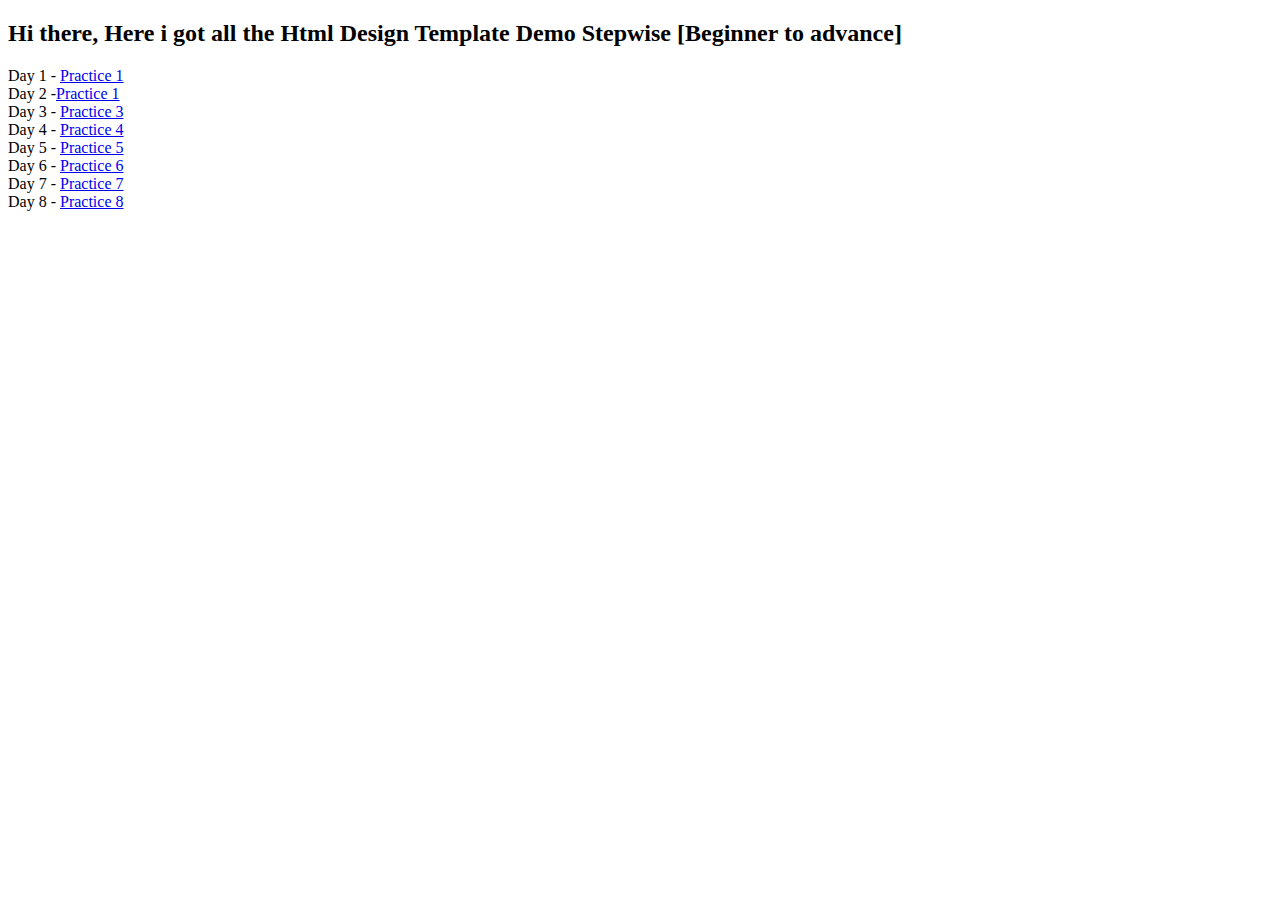
<file: index.html>
<!DOCTYPE html>
<html lang="en">
<head>
    <meta charset="UTF-8">
    <meta http-equiv="X-UA-Compatible" content="IE=edge">
    <meta name="viewport" content="width=device-width, initial-scale=1.0">
    <title>Document</title>

    <link rel="stylesheet" href="https://cdn.jsdelivr.net/npm/bootstrap@4.6.2/dist/css/bootstrap.min.css" integrity="sha384-xOolHFLEh07PJGoPkLv1IbcEPTNtaed2xpHsD9ESMhqIYd0nLMwNLD69Npy4HI+N" crossorigin="anonymous">
    <script src="https://ajax.googleapis.com/ajax/libs/jquery/3.6.1/jquery.min.js"></script>
    <link rel="stylesheet" href="https://cdnjs.cloudflare.com/ajax/libs/font-awesome/6.2.1/css/all.min.css" integrity="sha512-MV7K8+y+gLIBoVD59lQIYicR65iaqukzvf/nwasF0nqhPay5w/9lJmVM2hMDcnK1OnMGCdVK+iQrJ7lzPJQd1w==" crossorigin="anonymous" referrerpolicy="no-referrer" />

</head>
<body class="container mt-5">
        <h2>Hi there, Here i got all the Html Design Template Demo Stepwise [Beginner to advance]</h2>

        <div class="flex flex-column gap-5">
            <div>
                Day 1 - <a href="./1_practices/1_firstNavbar.html">Practice 1</a>
            </div>
            <div>
                Day 2 -<a href="./2_practices/index.html">Practice 1</a>
            </div>
            <div>
                Day 3 - <a href="./3_practices/index.html">Practice 3</a>
            </div>
            <div>
                Day 4 - <a href="./4_practices/index.html">Practice 4</a>
            </div>
            <div>
                Day 5 - <a href="./5_practices/index.html">Practice 5</a>
            </div>
            <div>
                Day 6 - <a href="./6_practices/index.html">Practice 6</a>
            </div>
            <div>
                Day 7 - <a href="./7_practices/index.html">Practice 7</a>
            </div>
            <div>
                Day 8 - <a href="./8_practices/index.html">Practice 8</a>
            </div>
        </div>


        
    <script src="https://cdn.jsdelivr.net/npm/jquery@3.5.1/dist/jquery.slim.min.js" integrity="sha384-DfXdz2htPH0lsSSs5nCTpuj/zy4C+OGpamoFVy38MVBnE+IbbVYUew+OrCXaRkfj" crossorigin="anonymous"></script>
    <script src="https://cdn.jsdelivr.net/npm/bootstrap@4.6.2/dist/js/bootstrap.bundle.min.js" integrity="sha384-Fy6S3B9q64WdZWQUiU+q4/2Lc9npb8tCaSX9FK7E8HnRr0Jz8D6OP9dO5Vg3Q9ct" crossorigin="anonymous"></script>

</body>
</html>
</file>
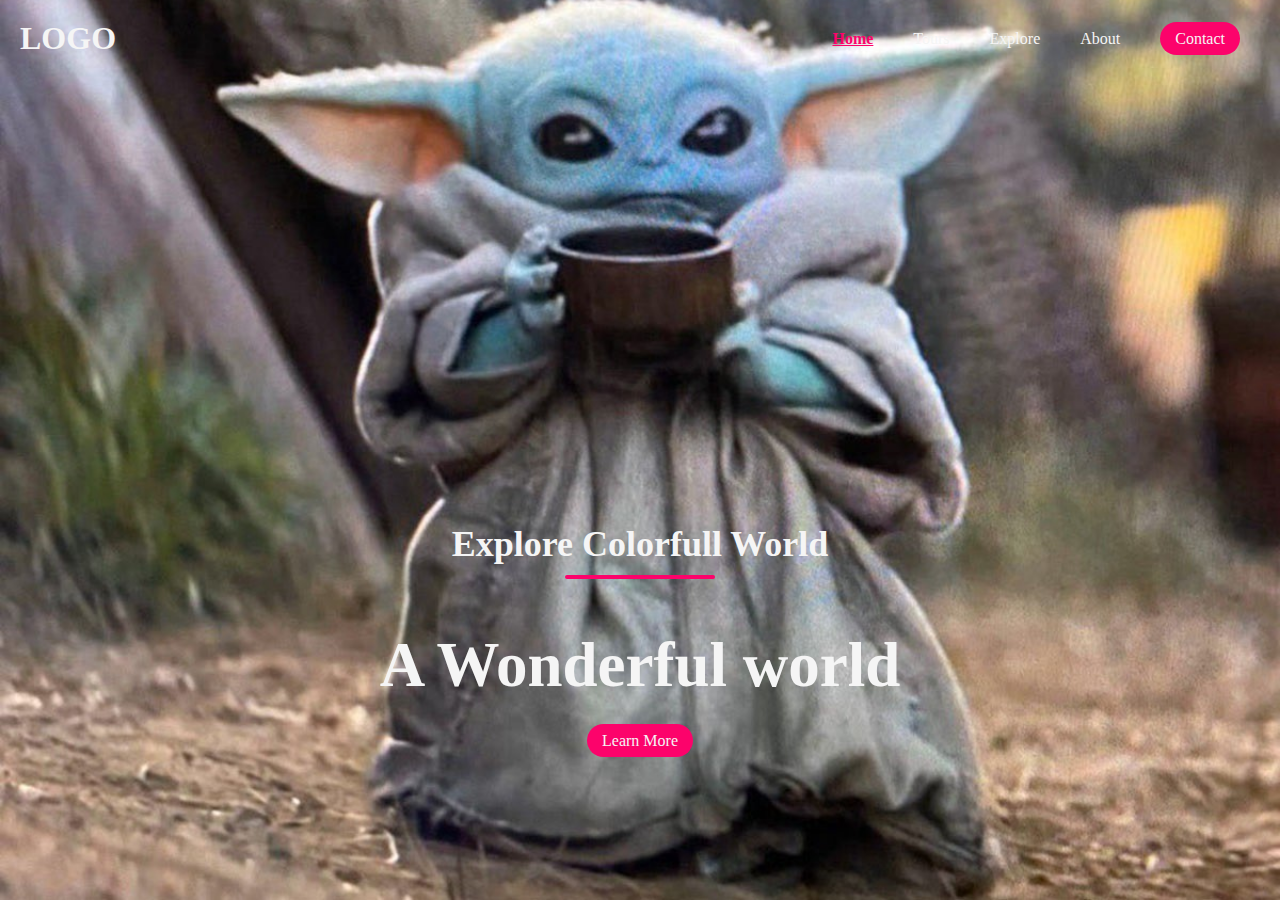
<file: 2_practices/index.html>
<!DOCTYPE html>
<html lang="en">
<head>
    <meta charset="UTF-8">
    <meta http-equiv="X-UA-Compatible" content="IE=edge">
    <meta name="viewport" content="width=device-width, initial-scale=1.0">
    <title>Document</title>
    <link rel="stylesheet" href="style.css">
    <link rel="stylesheet" href="https://cdnjs.cloudflare.com/ajax/libs/font-awesome/6.2.1/css/all.min.css" integrity="sha512-MV7K8+y+gLIBoVD59lQIYicR65iaqukzvf/nwasF0nqhPay5w/9lJmVM2hMDcnK1OnMGCdVK+iQrJ7lzPJQd1w==" crossorigin="anonymous" referrerpolicy="no-referrer" />
  
</head>
<body>
    
    <nav class="navbar">
        <h1 class="logo">LOGO</h1>
        <ul class="nav-links">
            <li><a class="active" href="#">Home</a></li>
            <li><a href="#">Tours</a></li>
            <li><a href="#">Explore</a></li>
            <li><a href="#">About</a></li>
            <li><a class="ctn" href="#">Contact</a></li>
        </ul>
        <i id="menuBtn" class="fa-solid fa-bars menu-btn " ></i>
        

    </nav>


    <header>
        <div class="header-content">
            <h2>Explore Colorfull World</h2>
            <div class="line"></div>
            <h1>A Wonderful world</h1>
            <a href="#" class="ctn">Learn More</a>

        </div>
    </header>




    <script>
       const menuBtn = document.querySelector('.menu-btn') 
       const navlinks = document.querySelector('.nav-links')

        menuBtn.addEventListener('click',()=>{
            navlinks.classList.toggle('mobile-menu')
        })

    </script>

</body>
</html>
</file>
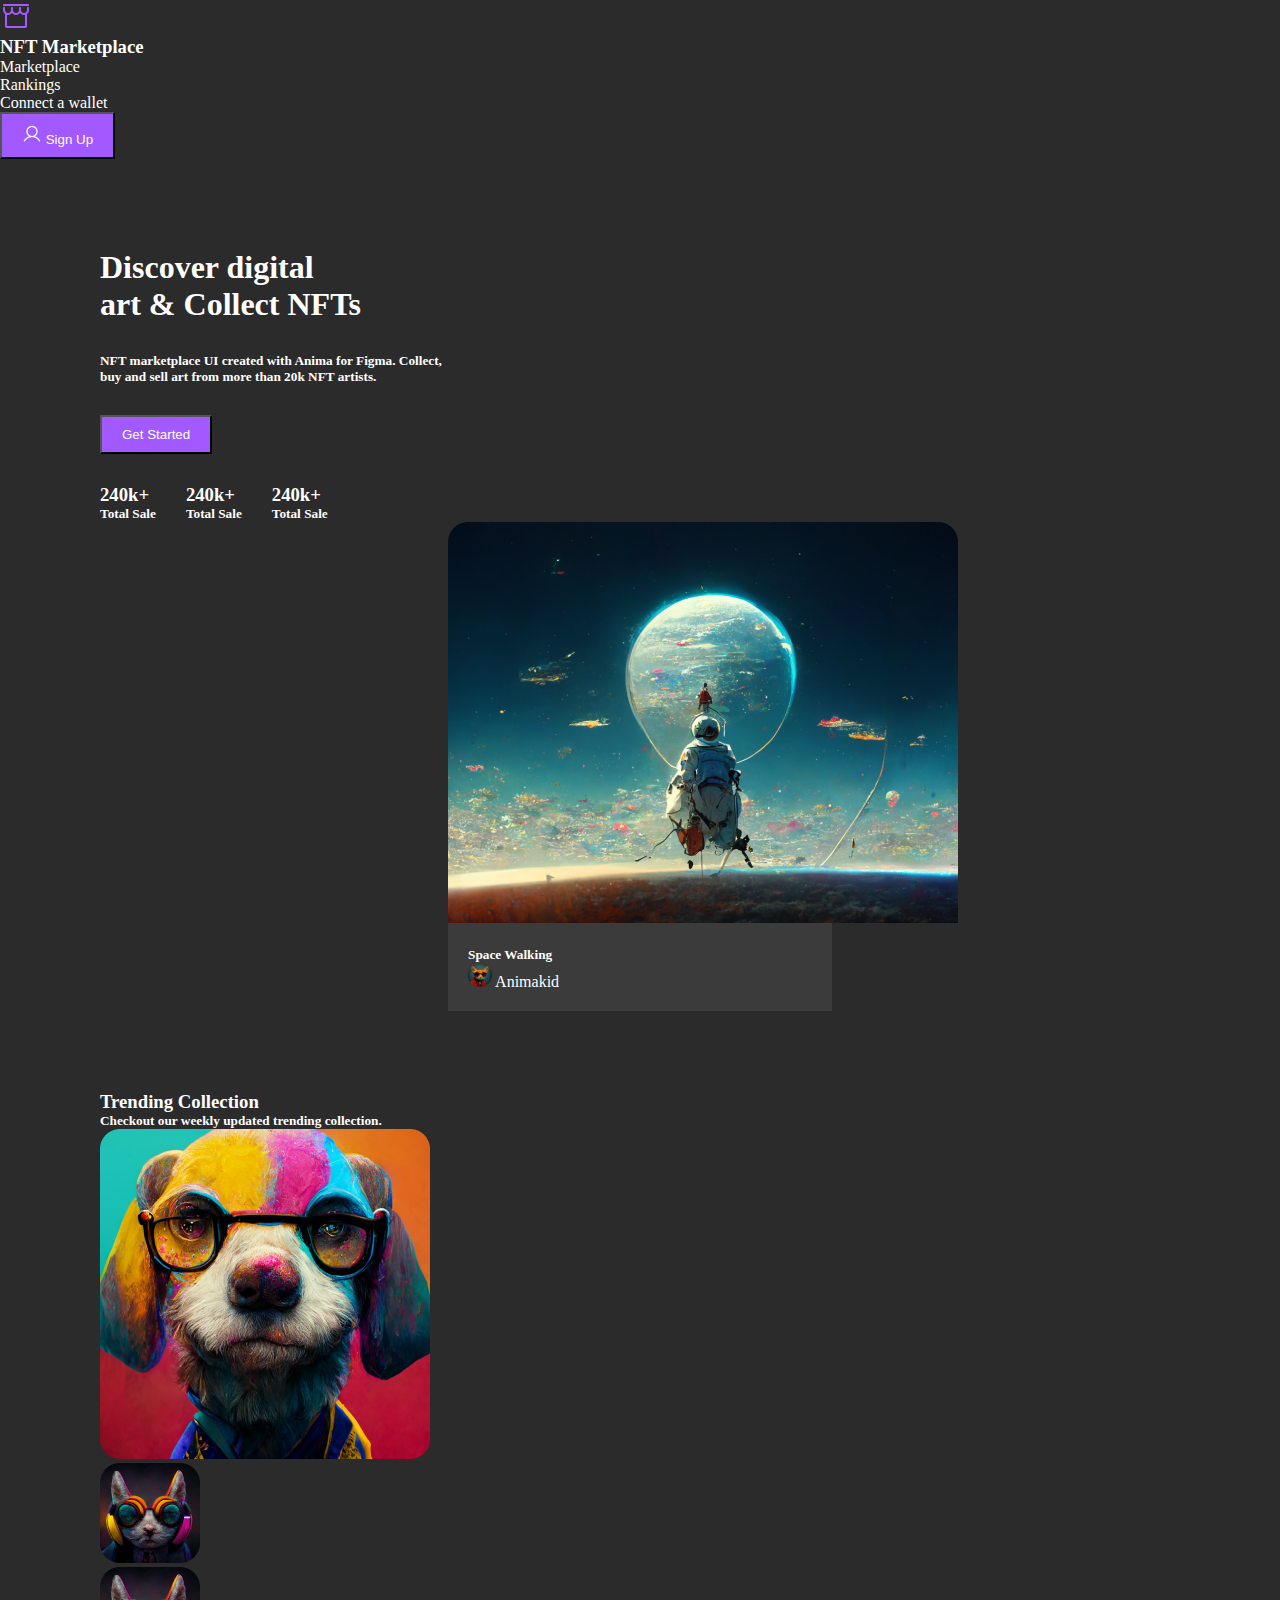
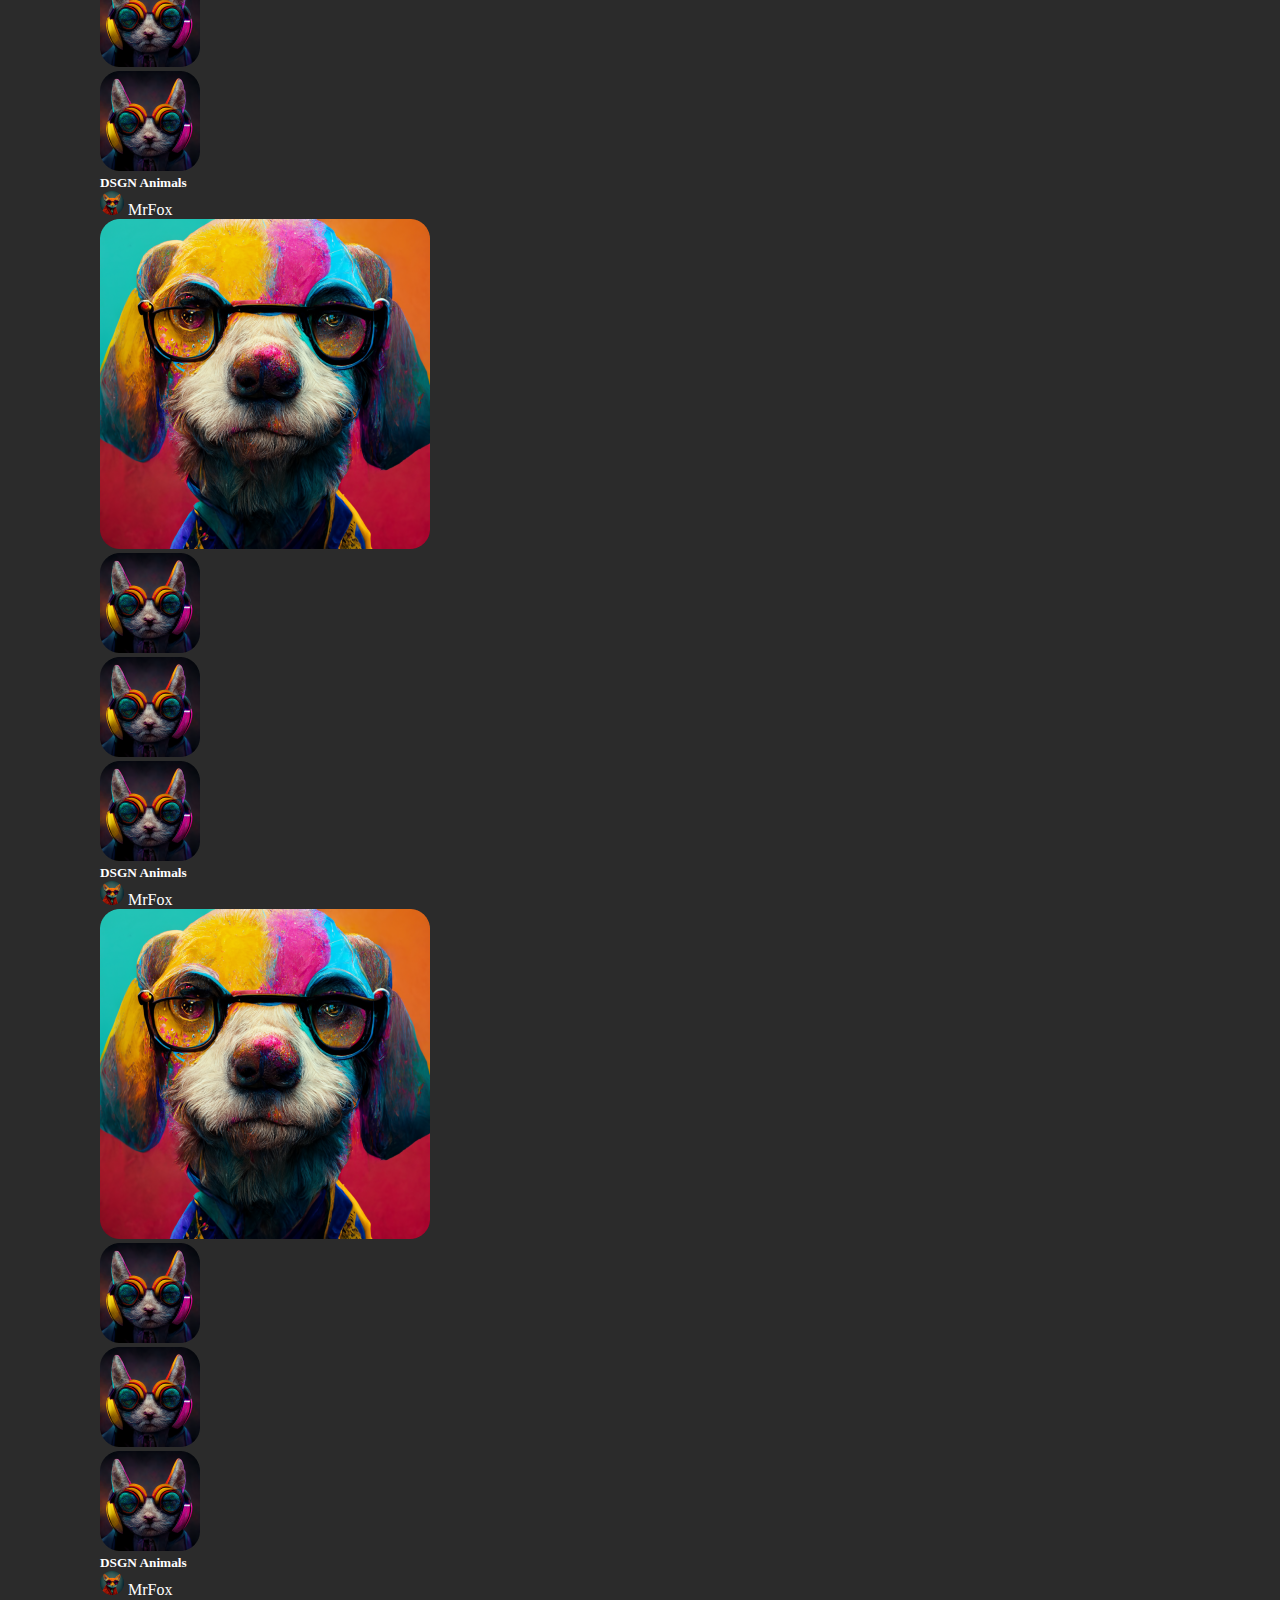
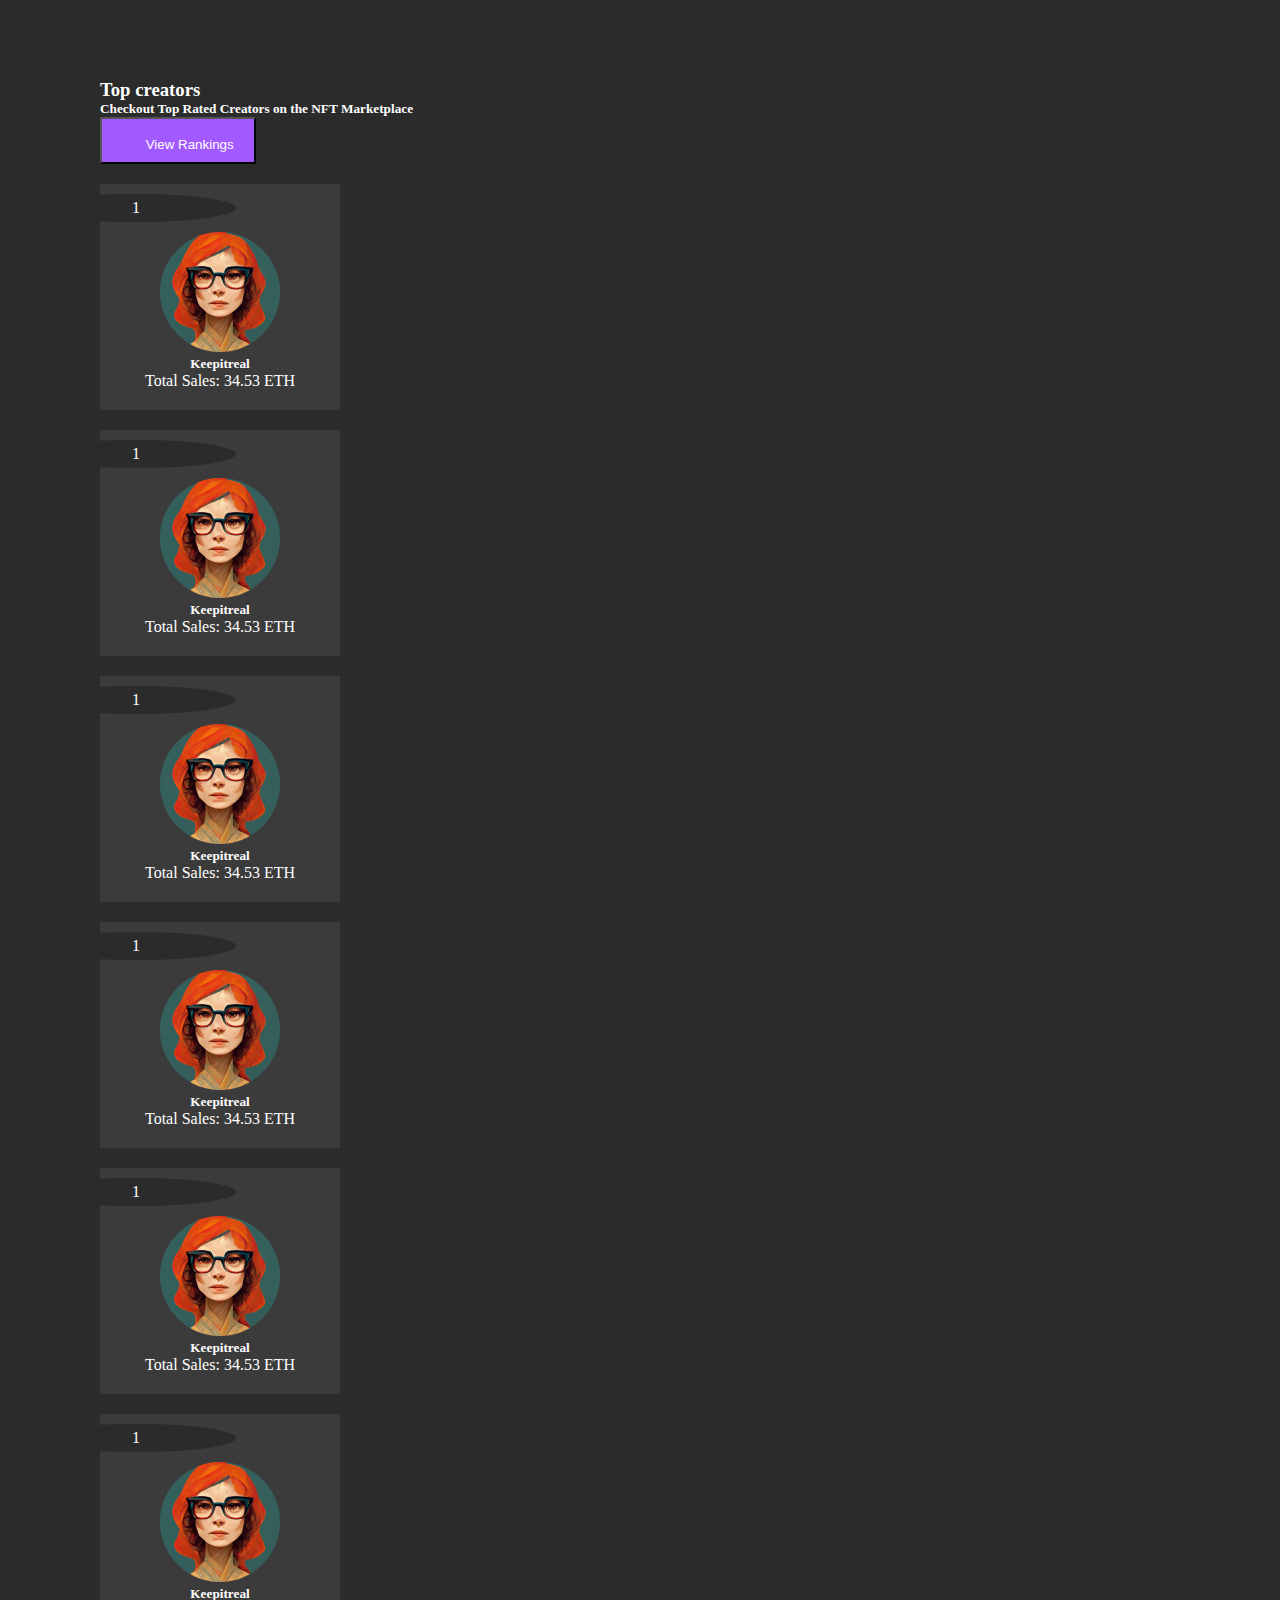
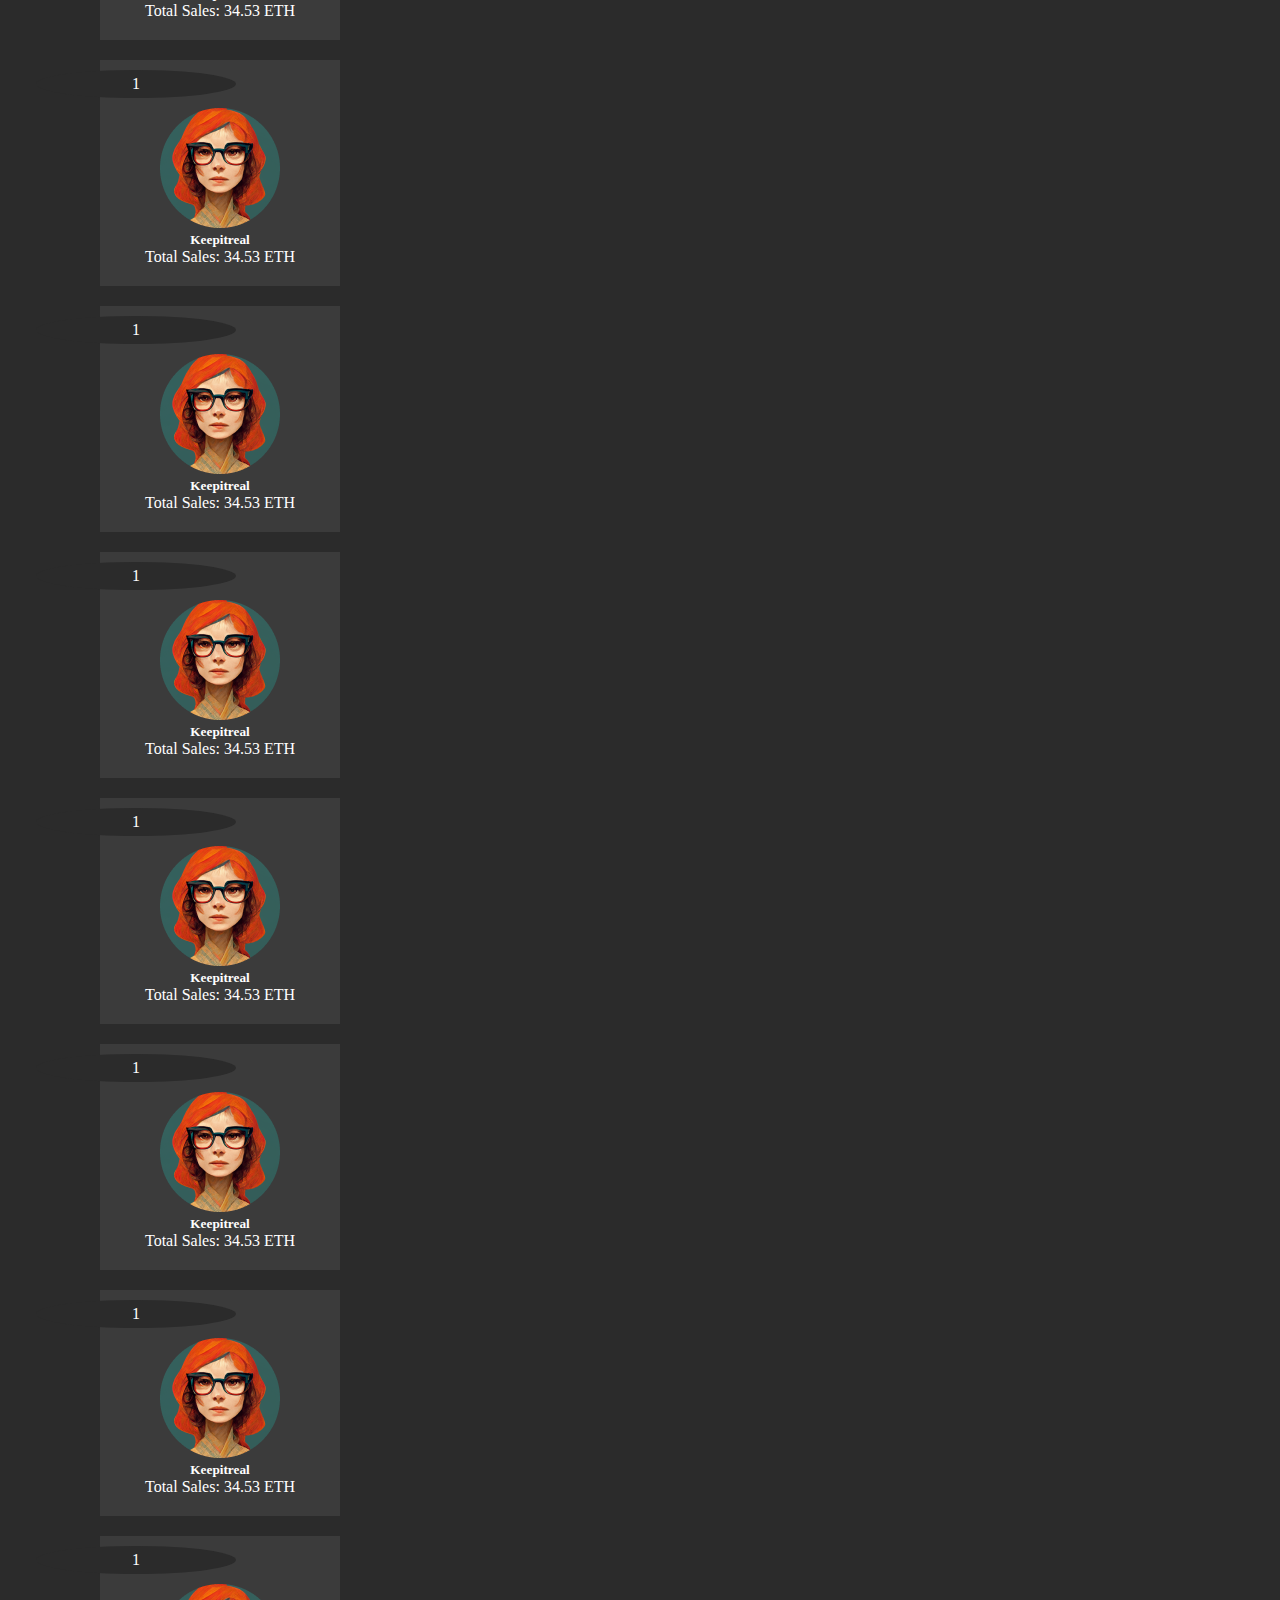
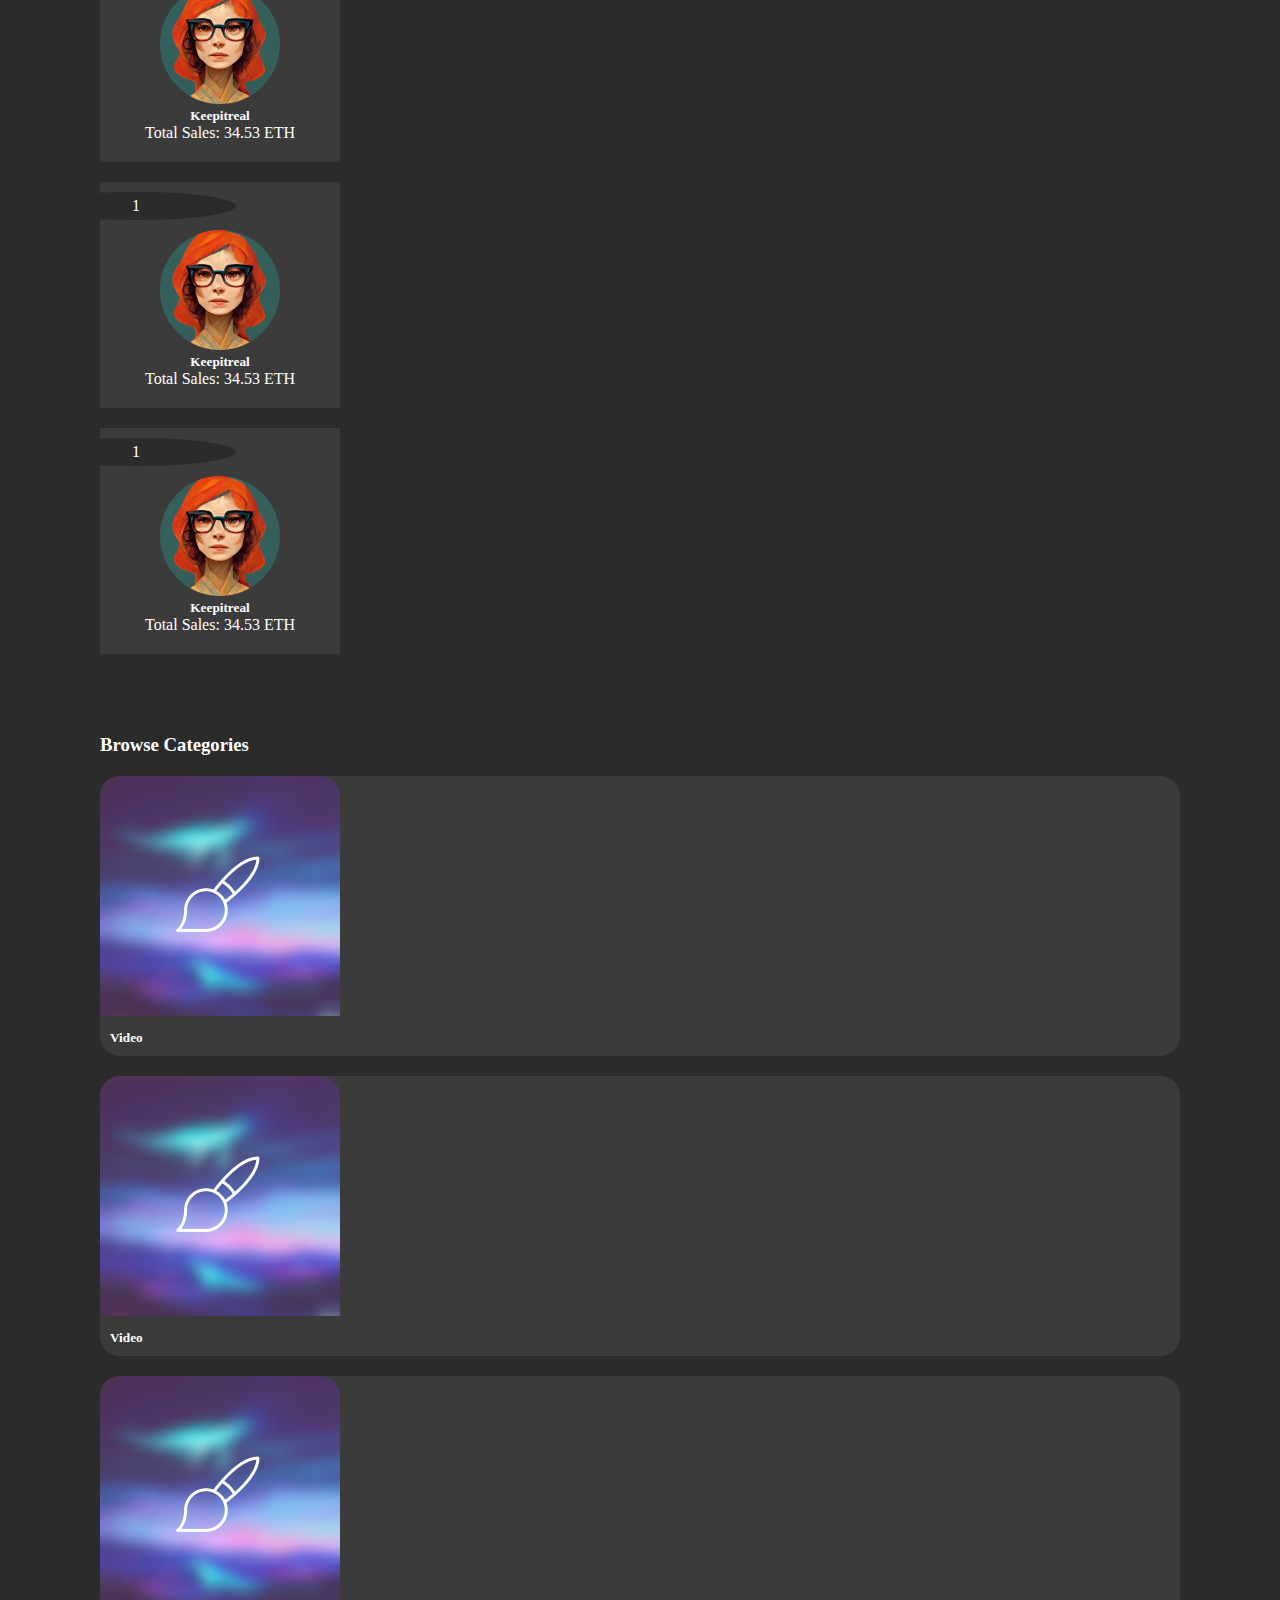
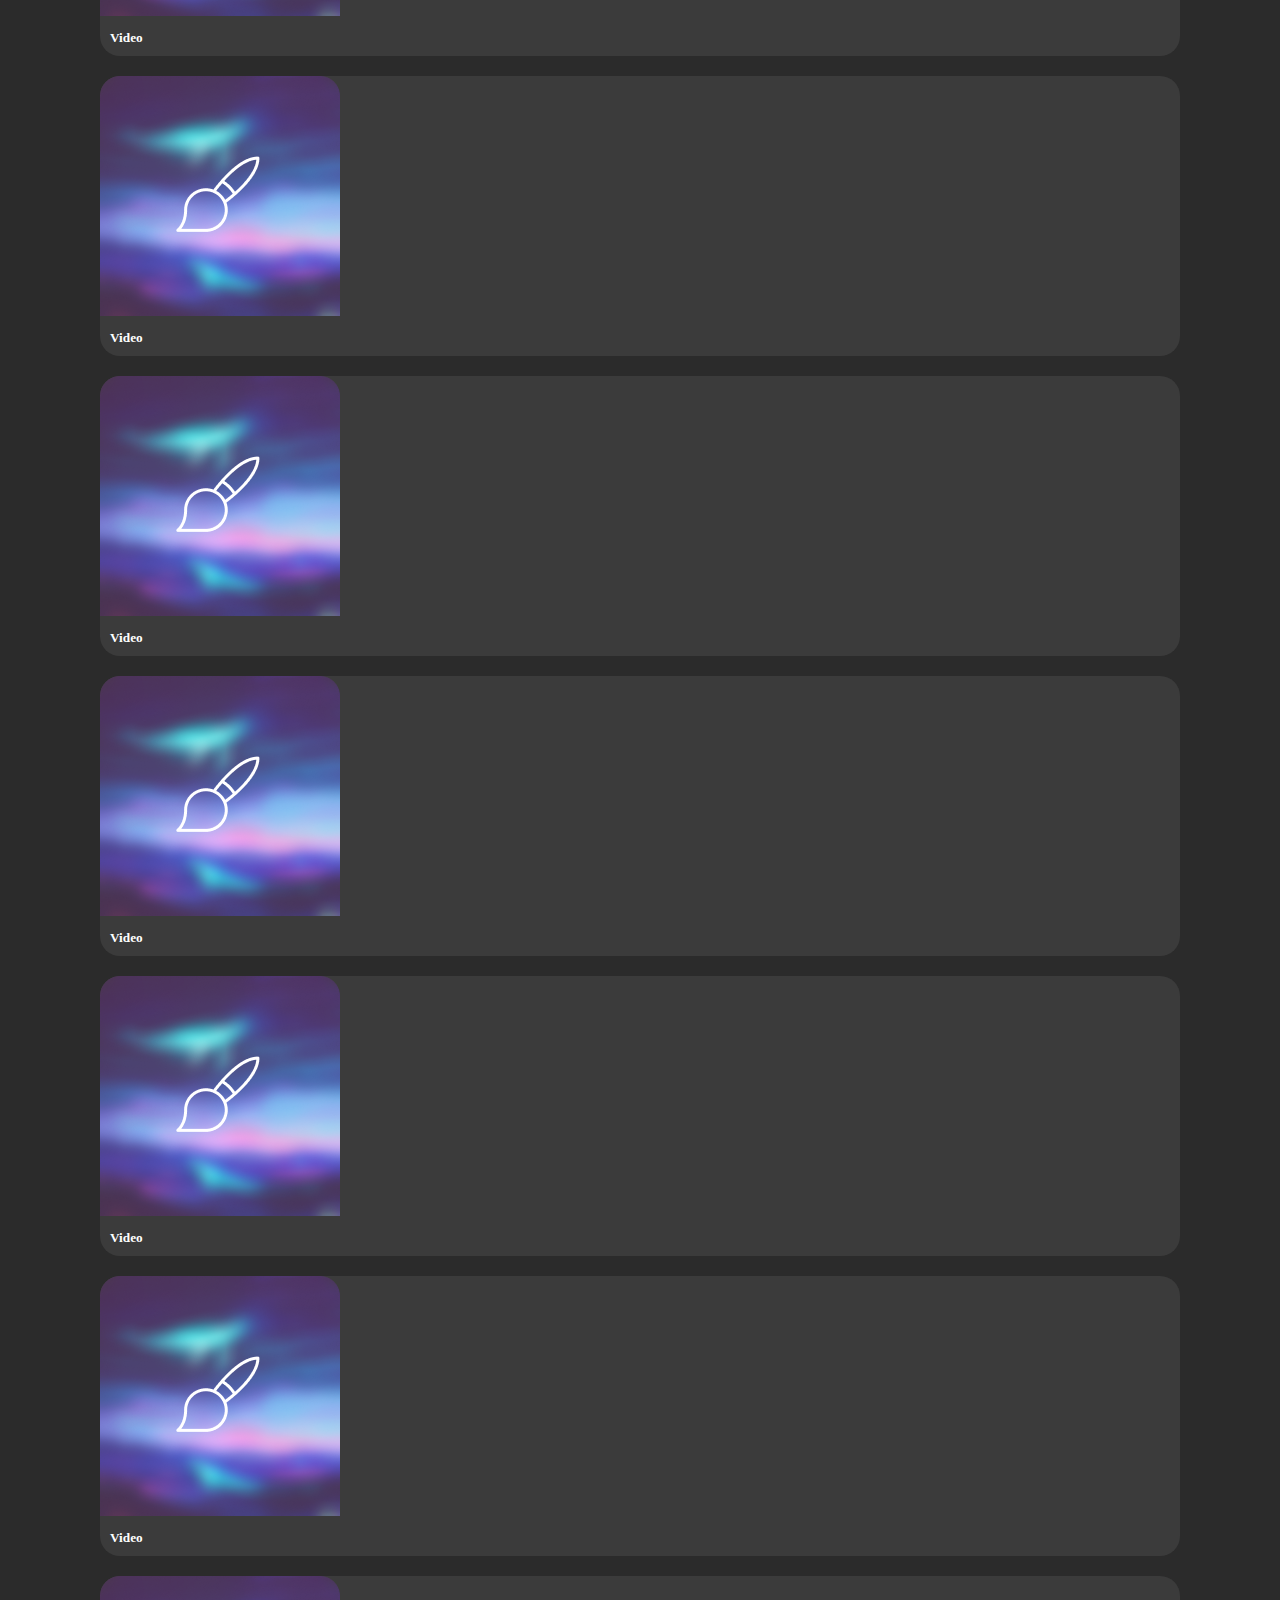
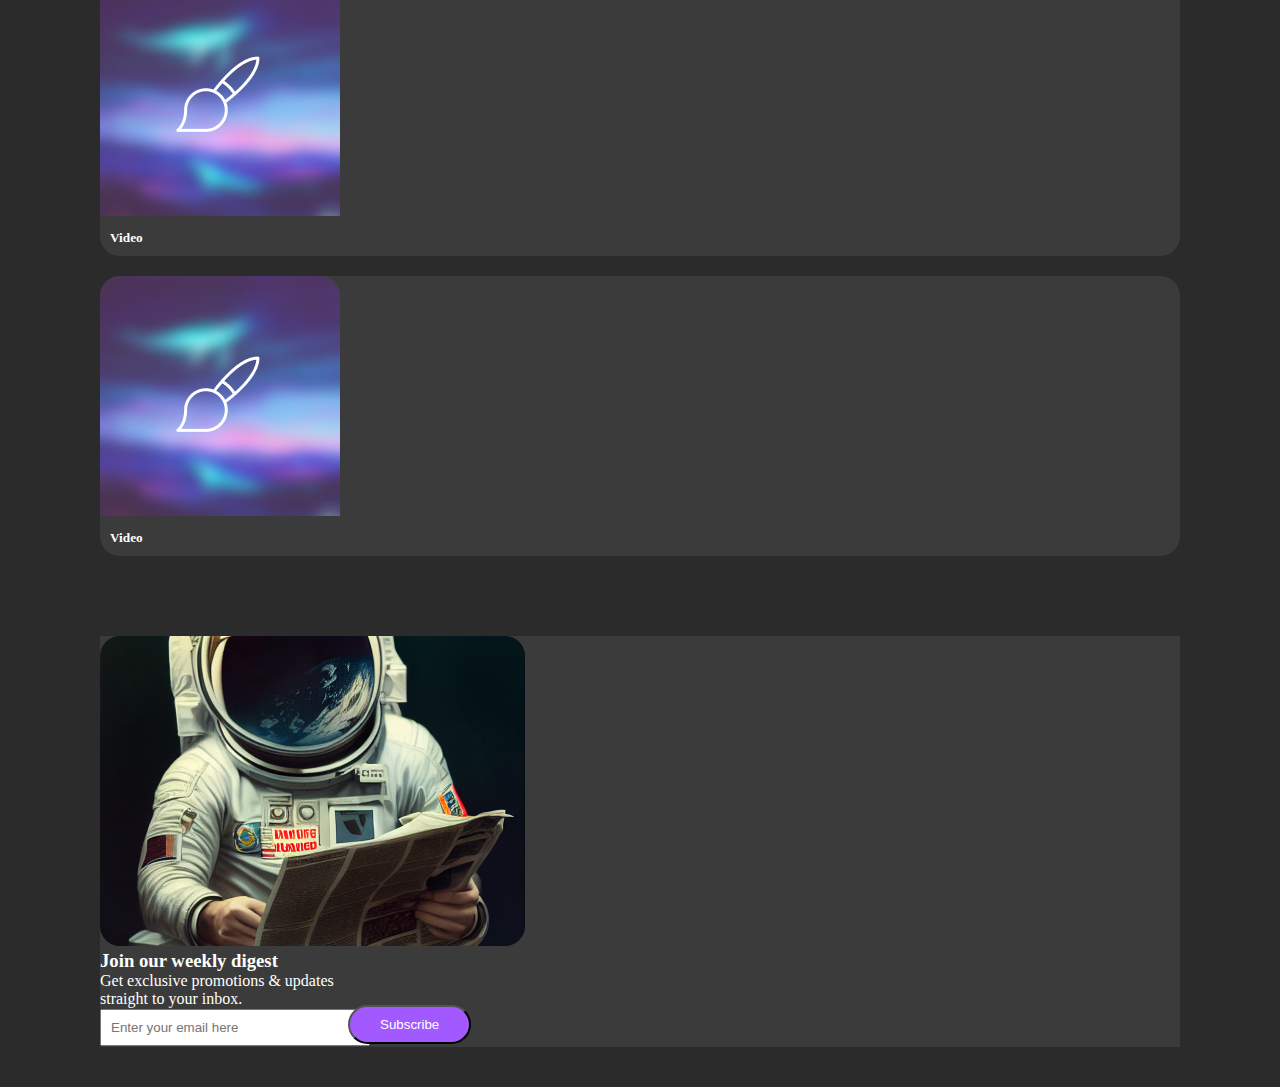
<file: 6_practices/index.html>
<!DOCTYPE html>
<html lang="en">
<head>
    <meta charset="UTF-8">
    <meta http-equiv="X-UA-Compatible" content="IE=edge">
    <meta name="viewport" content="width=device-width, initial-scale=1.0">
    <title>Document</title>
  
    <script src="https://ajax.googleapis.com/ajax/libs/jquery/3.6.1/jquery.min.js"></script>
    <link rel="stylesheet" href="https://cdnjs.cloudflare.com/ajax/libs/font-awesome/6.2.1/css/all.min.css" integrity="sha512-MV7K8+y+gLIBoVD59lQIYicR65iaqukzvf/nwasF0nqhPay5w/9lJmVM2hMDcnK1OnMGCdVK+iQrJ7lzPJQd1w==" crossorigin="anonymous" referrerpolicy="no-referrer" />
    <link href="https://cdn.jsdelivr.net/npm/bootstrap@5.3.0-alpha1/dist/css/bootstrap.min.css" rel="stylesheet" integrity="sha384-GLhlTQ8iRABdZLl6O3oVMWSktQOp6b7In1Zl3/Jr59b6EGGoI1aFkw7cmDA6j6gD" crossorigin="anonymous">

    <link rel="stylesheet" href="style.css">
    <link rel="stylesheet" href="./media.css">
</head>
<body>

    <header>
        <nav class="navbar d-flex p-3 px-5">
            <div class="logo d-flex  gap-2">
                <img src="./images/Storefront.png" alt="">
                <h3 >NFT Marketplace</h3>
            </div>

            <ul id="navList" class="navLinks  d-flex align-items-center gap-4  ">
                <li class="links"><a href="#">Marketplace</a></li>
                <li class="links"><a href="#">Rankings</a></li>
                <li class="links"><a href="#">Connect a wallet</a></li>
                <li class="links"><button class="btn btn-primary"><img src="./images/User.png" alt=""> Sign Up</button></li>
            </ul>

            <div class="menu">
                <img id="openMenu" src="./images/Burger Menu.png" alt="">
                <i id="closeMenu" class="px-2 fa-solid fa-times  hideOption" ></i>
            </div>

        </nav>
    </header>


    <section class="heroSection container-fluid ">
        <div id="heroFlex" class="d-flex justify-content-between gap-1">
            <div class="heroContent">
                <h1 class="mainText">
                    Discover digital <br> art & Collect NFTs
                </h1>

                <h5 class="mainText2">NFT marketplace UI created with Anima for Figma. Collect,  <br> buy and sell art from more than 20k NFT artists.</h5>
                <div>
                    <button class="btn btn-primary">Get Started</button>
                </div>

                <div class="AdditionalInfo ">
                    <div >
                        <h3>   240k+ </h3>
                        <h5>Total Sale</h5>
                    </div>
                    <div >
                        <h3>   240k+ </h3>
                        <h5>Total Sale</h5>
                    </div>
                    <div >
                        <h3>   240k+ </h3>
                        <h5>Total Sale</h5>
                    </div>
                </div>

            </div>
            <div class="heroCard">
                <div class="card">
                    <img class="card-img-top" src="./images/Image Placeholder.png" alt="Card image cap">
                    <div class="card-body">
                      <h5 class="card-title">Space Walking</h5>
                      <p class="card-text"> <img src="./images/Avatar.png" alt=""> Animakid</p>
                     
                    </div>
                </div>
            </div>
        </div>
    </section>


    <section class="trendingSection"> 
        <div id="trendingFlex" class="d-flex gap-2 flex-column">
            <h3>Trending Collection</h3>
            <h5>Checkout our weekly updated trending collection.</h5>

            <div class="mt-4 trendingImages d-flex gap-5 justify-content-between">

                <div class="collections d-flex gap-2 flex-column">
                    <div class="firstGrp">
                        <img src="./images/Primary Photo Placeholder.png" alt="">
                    </div>
                    <div class="secondGrp d-flex gap-3 justify-content-between">
                        <div class="sub1">
                            <img src="./images/Secondary Photo Placeholder.png" alt="">
                        </div>
                        <div class="sub1">
                            <img src="./images/Secondary Photo Placeholder.png" alt="">
                        </div>
                        <div class="sub1">
                            <img src="./images/Secondary Photo Placeholder.png" alt="">
                        </div>
                    </div>
                    <div class="thirdGrp">
                        <h5>DSGN Animals</h5>
                    </div>
                    <div class="forthGrp">
                        <p><img src="./images/Avatar.png" alt=""> MrFox</p>
                    </div>
                </div>
                

                <div class="collections d-flex gap-2 flex-column">
                    <div class="firstGrp">
                        <img src="./images/Primary Photo Placeholder.png" alt="">
                    </div>
                    <div class="secondGrp d-flex gap-3 justify-content-between">
                        <div class="sub1">
                            <img src="./images/Secondary Photo Placeholder.png" alt="">
                        </div>
                        <div class="sub1">
                            <img src="./images/Secondary Photo Placeholder.png" alt="">
                        </div>
                        <div class="sub1">
                            <img src="./images/Secondary Photo Placeholder.png" alt="">
                        </div>
                    </div>
                    <div class="thirdGrp">
                        <h5>DSGN Animals</h5>
                    </div>
                    <div class="forthGrp">
                        <p><img src="./images/Avatar.png" alt=""> MrFox</p>
                    </div>
                </div>
                

                <div class="collections d-flex gap-2 flex-column">
                    <div class="firstGrp">
                        <img src="./images/Primary Photo Placeholder.png" alt="">
                    </div>
                    <div class="secondGrp d-flex gap-3 justify-content-between">
                        <div class="sub1">
                            <img src="./images/Secondary Photo Placeholder.png" alt="">
                        </div>
                        <div class="sub1">
                            <img src="./images/Secondary Photo Placeholder.png" alt="">
                        </div>
                        <div class="sub1">
                            <img src="./images/Secondary Photo Placeholder.png" alt="">
                        </div>
                    </div>
                    <div class="thirdGrp">
                        <h5>DSGN Animals</h5>
                    </div>
                    <div class="forthGrp">
                        <p><img src="./images/Avatar.png" alt=""> MrFox</p>
                    </div>
                </div>
                
            </div>

        </div>
    </section>


    <section class="creatorSection">
        <div id="creatorFlex" class="d-flex justify-content-between">
            <div class="creatorContent">
                <h3>Top creators</h3>
                <h5>Checkout Top Rated Creators on the NFT Marketplace</h5>
            </div>
            <div class="createBtn">
                <button class="btn btn-primary"><img src="./images/RocketLaunch.png" alt=""> View Rankings</button>
            </div>
        </div>

        <div class="pt-3 allCreatorsCard d-flex flex-wrap justify-content-between">

            <div class="card">
                <div class="no">1</div>
                <div class="cardImage">
                    <img class="card-img-top" src="./images/Asset 12 2.png" alt="Card image cap">
                </div>
                <div class="card-body">
                  <h5 class="card-title">Keepitreal</h5>
                  <p class="card-text">Total Sales: 34.53 ETH</p>
                 
                </div>
            </div>
            <div class="card">
                <div class="no">1</div>
                <div class="cardImage">
                    <img class="card-img-top" src="./images/Asset 12 2.png" alt="Card image cap">
                </div>
                <div class="card-body">
                  <h5 class="card-title">Keepitreal</h5>
                  <p class="card-text">Total Sales: 34.53 ETH</p>
                 
                </div>
            </div>
            <div class="card">
                <div class="no">1</div>
                <div class="cardImage">
                    <img class="card-img-top" src="./images/Asset 12 2.png" alt="Card image cap">
                </div>
                <div class="card-body">
                  <h5 class="card-title">Keepitreal</h5>
                  <p class="card-text">Total Sales: 34.53 ETH</p>
                 
                </div>
            </div>
            <div class="card">
                <div class="no">1</div>
                <div class="cardImage">
                    <img class="card-img-top" src="./images/Asset 12 2.png" alt="Card image cap">
                </div>
                <div class="card-body">
                  <h5 class="card-title">Keepitreal</h5>
                  <p class="card-text">Total Sales: 34.53 ETH</p>
                 
                </div>
            </div>
            <div class="card">
                <div class="no">1</div>
                <div class="cardImage">
                    <img class="card-img-top" src="./images/Asset 12 2.png" alt="Card image cap">
                </div>
                <div class="card-body">
                  <h5 class="card-title">Keepitreal</h5>
                  <p class="card-text">Total Sales: 34.53 ETH</p>
                 
                </div>
            </div>
            <div class="card">
                <div class="no">1</div>
                <div class="cardImage">
                    <img class="card-img-top" src="./images/Asset 12 2.png" alt="Card image cap">
                </div>
                <div class="card-body">
                  <h5 class="card-title">Keepitreal</h5>
                  <p class="card-text">Total Sales: 34.53 ETH</p>
                 
                </div>
            </div>
            <div class="card">
                <div class="no">1</div>
                <div class="cardImage">
                    <img class="card-img-top" src="./images/Asset 12 2.png" alt="Card image cap">
                </div>
                <div class="card-body">
                  <h5 class="card-title">Keepitreal</h5>
                  <p class="card-text">Total Sales: 34.53 ETH</p>
                 
                </div>
            </div>
            <div class="card">
                <div class="no">1</div>
                <div class="cardImage">
                    <img class="card-img-top" src="./images/Asset 12 2.png" alt="Card image cap">
                </div>
                <div class="card-body">
                  <h5 class="card-title">Keepitreal</h5>
                  <p class="card-text">Total Sales: 34.53 ETH</p>
                 
                </div>
            </div>
            <div class="card">
                <div class="no">1</div>
                <div class="cardImage">
                    <img class="card-img-top" src="./images/Asset 12 2.png" alt="Card image cap">
                </div>
                <div class="card-body">
                  <h5 class="card-title">Keepitreal</h5>
                  <p class="card-text">Total Sales: 34.53 ETH</p>
                 
                </div>
            </div>
            <div class="card">
                <div class="no">1</div>
                <div class="cardImage">
                    <img class="card-img-top" src="./images/Asset 12 2.png" alt="Card image cap">
                </div>
                <div class="card-body">
                  <h5 class="card-title">Keepitreal</h5>
                  <p class="card-text">Total Sales: 34.53 ETH</p>
                 
                </div>
            </div>
            <div class="card">
                <div class="no">1</div>
                <div class="cardImage">
                    <img class="card-img-top" src="./images/Asset 12 2.png" alt="Card image cap">
                </div>
                <div class="card-body">
                  <h5 class="card-title">Keepitreal</h5>
                  <p class="card-text">Total Sales: 34.53 ETH</p>
                 
                </div>
            </div>
            <div class="card">
                <div class="no">1</div>
                <div class="cardImage">
                    <img class="card-img-top" src="./images/Asset 12 2.png" alt="Card image cap">
                </div>
                <div class="card-body">
                  <h5 class="card-title">Keepitreal</h5>
                  <p class="card-text">Total Sales: 34.53 ETH</p>
                 
                </div>
            </div>
            <div class="card">
                <div class="no">1</div>
                <div class="cardImage">
                    <img class="card-img-top" src="./images/Asset 12 2.png" alt="Card image cap">
                </div>
                <div class="card-body">
                  <h5 class="card-title">Keepitreal</h5>
                  <p class="card-text">Total Sales: 34.53 ETH</p>
                 
                </div>
            </div>
            <div class="card">
                <div class="no">1</div>
                <div class="cardImage">
                    <img class="card-img-top" src="./images/Asset 12 2.png" alt="Card image cap">
                </div>
                <div class="card-body">
                  <h5 class="card-title">Keepitreal</h5>
                  <p class="card-text">Total Sales: 34.53 ETH</p>
                 
                </div>
            </div>
            <div class="card">
                <div class="no">1</div>
                <div class="cardImage">
                    <img class="card-img-top" src="./images/Asset 12 2.png" alt="Card image cap">
                </div>
                <div class="card-body">
                  <h5 class="card-title">Keepitreal</h5>
                  <p class="card-text">Total Sales: 34.53 ETH</p>
                 
                </div>
            </div>

        </div>

    </section>



    <section class="categorySection">
        <h3>Browse Categories</h3>
        <div class="pt-3 allCategoryCard d-flex flex-wrap justify-content-between">
            <div class="card">
                <img class="card-img-top" src="./images/Category Icon.png" alt="Card image cap">
                <div class="card-body">
                  <h5 class="card-title">Video</h5>                 
                </div>
            </div>
            <div class="card">
                <img class="card-img-top" src="./images/Category Icon.png" alt="Card image cap">
                <div class="card-body">
                  <h5 class="card-title">Video</h5>                 
                </div>
            </div>
            <div class="card">
                <img class="card-img-top" src="./images/Category Icon.png" alt="Card image cap">
                <div class="card-body">
                  <h5 class="card-title">Video</h5>                 
                </div>
            </div>
            <div class="card">
                <img class="card-img-top" src="./images/Category Icon.png" alt="Card image cap">
                <div class="card-body">
                  <h5 class="card-title">Video</h5>                 
                </div>
            </div>
            <div class="card">
                <img class="card-img-top" src="./images/Category Icon.png" alt="Card image cap">
                <div class="card-body">
                  <h5 class="card-title">Video</h5>                 
                </div>
            </div>
            <div class="card">
                <img class="card-img-top" src="./images/Category Icon.png" alt="Card image cap">
                <div class="card-body">
                  <h5 class="card-title">Video</h5>                 
                </div>
            </div>
            <div class="card">
                <img class="card-img-top" src="./images/Category Icon.png" alt="Card image cap">
                <div class="card-body">
                  <h5 class="card-title">Video</h5>                 
                </div>
            </div>
            <div class="card">
                <img class="card-img-top" src="./images/Category Icon.png" alt="Card image cap">
                <div class="card-body">
                  <h5 class="card-title">Video</h5>                 
                </div>
            </div>
            <div class="card">
                <img class="card-img-top" src="./images/Category Icon.png" alt="Card image cap">
                <div class="card-body">
                  <h5 class="card-title">Video</h5>                 
                </div>
            </div>
            <div class="card">
                <img class="card-img-top" src="./images/Category Icon.png" alt="Card image cap">
                <div class="card-body">
                  <h5 class="card-title">Video</h5>                 
                </div>
            </div>
        </div>
    </section>



    <section class="weeklySection">


        <div id="weeklyFlex"  class="d-flex p-5 justify-content-around flex-wrap">
            <div>
                <img class="weeklyImage" src="./images/Photo.png" alt="">
            </div>
            <div class="pt-5 d-flex flex-column gap-3">
                <h3>Join our weekly digest</h3>
                <p>Get exclusive promotions & updates <br> straight to your inbox.</p>
                <div>
                    <input class="inputEmail" type="text" placeholder="Enter your email here"><button class="joinBtn btn btn-primary">Subscribe</button>
                </div>
            </div>
        </div>

    </section>






</body>
<script src="https://cdn.jsdelivr.net/npm/bootstrap@5.3.0-alpha1/dist/js/bootstrap.bundle.min.js" integrity="sha384-w76AqPfDkMBDXo30jS1Sgez6pr3x5MlQ1ZAGC+nuZB+EYdgRZgiwxhTBTkF7CXvN" crossorigin="anonymous"></script>


    <script>
        $(document).ready(function(){
        $("#openMenu").click(function(){
            $("#openMenu").addClass('hideOption');
            $("#closeMenu").removeClass('hideOption');
            $("#closeMenu").addClass('showOption');
            $("#navList").addClass('active');

        });

        $("#closeMenu").click(function(){
            $("#openMenu").removeClass('hideOption');
            $("#closeMenu").removeClass('showOption');
            $("#closeMenu").addClass('hideOption');
            $("#navList").removeClass('active');
        });

        $(".links").click(function(){
            $("#openMenu").removeClass('hideOption');
            $("#closeMenu").removeClass('showOption');
            $("#closeMenu").addClass('hideOption');
            $("#navList").removeClass('active');
        });
        })

        window.onscroll = function() {
    var distanceScrolled = document.documentElement.scrollTop;
    if (distanceScrolled > 112) {
        $("header").addClass('showdowHeader');
    }else {
        $("header").removeClass('showdowHeader');
    }
}

    </script>

</html>
</file>
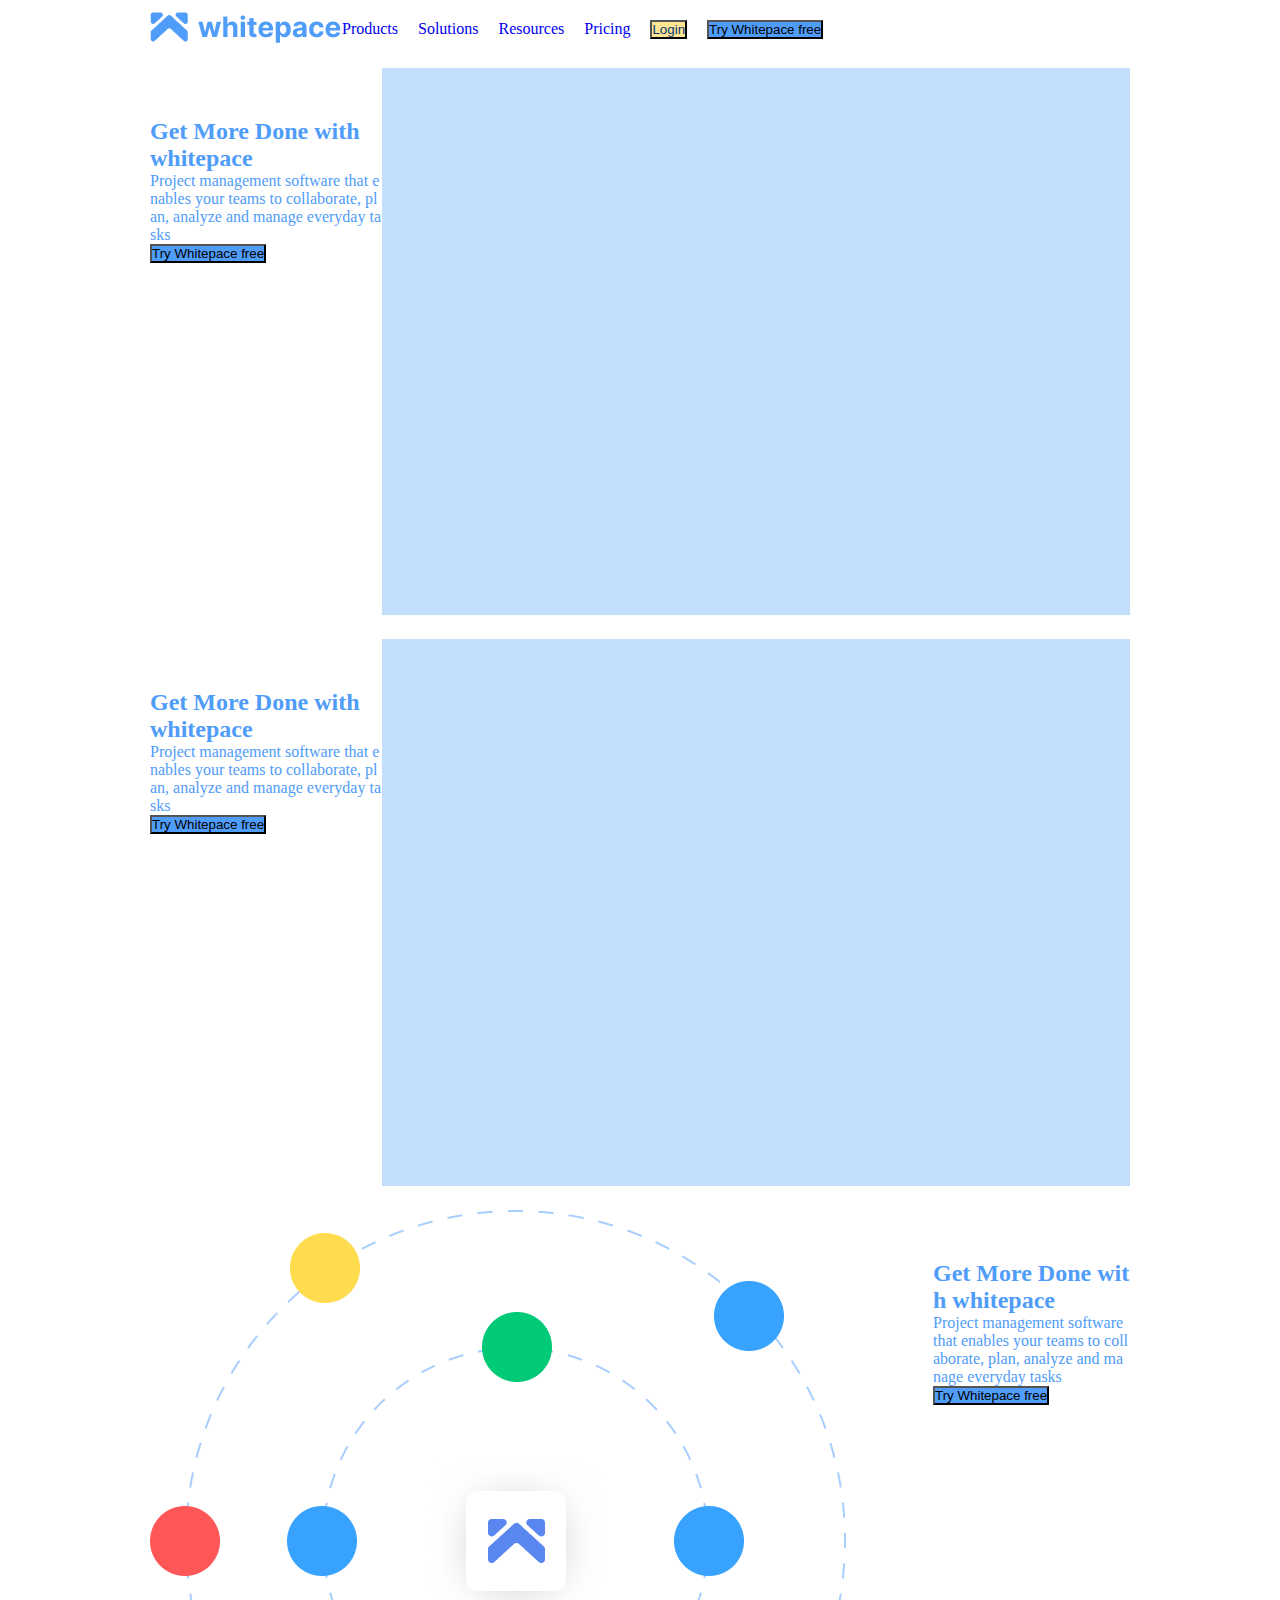
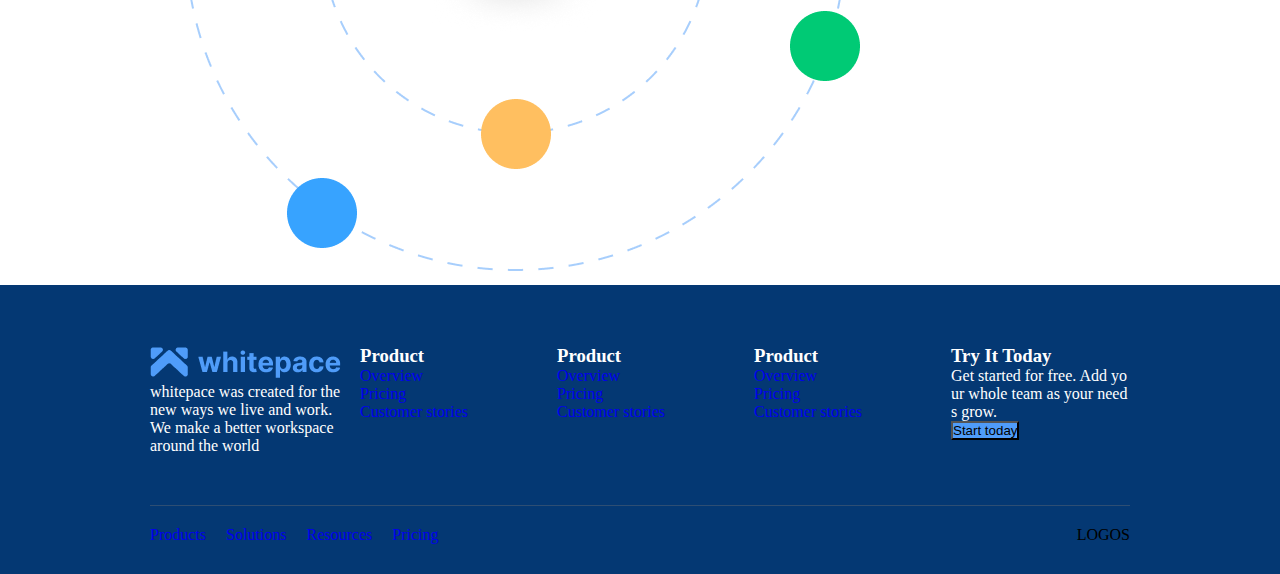
<file: 7_practices/index.html>
<!DOCTYPE html>
<html lang="en">
<head>
    <meta charset="UTF-8">
    <meta http-equiv="X-UA-Compatible" content="IE=edge">
    <meta name="viewport" content="width=device-width, initial-scale=1.0">
    <title>Document</title>

    <link rel="stylesheet" href="https://cdn.jsdelivr.net/npm/bootstrap@4.6.2/dist/css/bootstrap.min.css" integrity="sha384-xOolHFLEh07PJGoPkLv1IbcEPTNtaed2xpHsD9ESMhqIYd0nLMwNLD69Npy4HI+N" crossorigin="anonymous">
    <script src="https://ajax.googleapis.com/ajax/libs/jquery/3.6.1/jquery.min.js"></script>
    <link rel="stylesheet" href="https://cdnjs.cloudflare.com/ajax/libs/font-awesome/6.2.1/css/all.min.css" integrity="sha512-MV7K8+y+gLIBoVD59lQIYicR65iaqukzvf/nwasF0nqhPay5w/9lJmVM2hMDcnK1OnMGCdVK+iQrJ7lzPJQd1w==" crossorigin="anonymous" referrerpolicy="no-referrer" />

    <link rel="stylesheet" href="style.css">
    <link rel="stylesheet" href="media.css">
</head>
<body>
    
    <!-- <div class="container"> -->

        <nav class="navbar container">
            <div><img class="logo" src="./image/Logo.png" alt=""></div>
            <ul class="navList ">
                <li  class="links mobile "><img id="closeMenu" src="./image/cancel.png" alt=""></li>
                <li class="links mobile pt-3"><img class="logo" src="./image/Logo.png" alt=""></li>
                <li class="links"><a href="#">Products</a></li>
                <li class="links"><a href="#">Solutions</a></li>
                <li class="links"><a href="#">Resources</a></li>
                <li class="links"><a href="#">Pricing</a></li>
                <li class="links"><button id="loginBtn" class="btn btn-warning">Login</button></li>
                <li class="links"><button class="btn btn-primary">Try Whitepace free</button></li>
            </ul>
            <div class="mobile">
                <i id="menu" class=" fa-solid fa-bars" ></i>
            </div>
        </nav>  


        <section class="heroSection container">
            <div class="contains">
                <h2>Get More Done with whitepace</h2>
                <p>Project management software that enables your teams to collaborate, plan, analyze and manage everyday tasks</p>
                <div>
                    <button class="btn btn-primary">Try Whitepace free</button>
                </div>
            </div>
            <div class="pic">
                <img  class="img-fluid" src="./image/Image-container.png" alt="">
            </div>
        </section>

        <section class="heroSection container" >
            <div class="contains">
                <h2>Get More Done with whitepace</h2>
                <p>Project management software that enables your teams to collaborate, plan, analyze and manage everyday tasks</p>
                <div>
                    <button class="btn btn-primary">Try Whitepace free</button>
                </div>
            </div>
            <div class="pic">
                <img  class="img-fluid" src="./image/Image-container.png" alt="">
            </div>
        </section>

        <section class="workSection container">
            
            <div class="pic">
                <img  class="img-fluid" src="./image/Work Together Image.png" alt="">
            </div>
            <div class="contains">
                <h2>Get More Done with whitepace</h2>
                <p>Project management software that enables your teams to collaborate, plan, analyze and manage everyday tasks</p>
                <div>
                    <button class="btn btn-primary">Try Whitepace free</button>
                </div>
            </div>
        </section>



        <div class="full-width">
        <footer class="container mycontainer">
            <div class="footer ">
                <div class="contain">
                    <div><img src="./image/Logo.png" alt=""></div>
                    <div>whitepace was created for the new ways we live and work. We make a better workspace around the world</div>
                </div>
                <div class="contain">
                    <h3>Product</h3>
                    <li><a href="#">Overview</a></li>
                    <li><a href="#">Pricing</a></li>
                    <li><a href="#">Customer stories</a></li>
                </div>
                <div class="contain">
                    <h3>Product</h3>
                    <li><a href="#">Overview</a></li>
                    <li><a href="#">Pricing</a></li>
                    <li><a href="#">Customer stories</a></li>
                </div>
                <div class="contain">
                    <h3>Product</h3>
                    <li><a href="#">Overview</a></li>
                    <li><a href="#">Pricing</a></li>
                    <li><a href="#">Customer stories</a></li>
                </div>

                <div class="contain">
                    <h3>Try It Today</h3>
                    <div>Get started for free. Add your whole team as your needs grow.</div>
                    <div><button class="btn btn-primary">Start today</button></div>
                </div>

            </div>

            <div class="bottomFooter">
                <ul class="footerList ">
                    
                    <li class="links"><a href="#">Products</a></li>
                    <li class="links"><a href="#">Solutions</a></li>
                    <li class="links"><a href="#">Resources</a></li>
                    <li class="links"><a href="#">Pricing</a></li>
                   
                </ul>

                <div>
                    LOGOS
                </div>

            </div>

        </footer>
        </div>





    <!-- </div> -->



    <script src="https://cdn.jsdelivr.net/npm/jquery@3.5.1/dist/jquery.slim.min.js" integrity="sha384-DfXdz2htPH0lsSSs5nCTpuj/zy4C+OGpamoFVy38MVBnE+IbbVYUew+OrCXaRkfj" crossorigin="anonymous"></script>
    <script src="https://cdn.jsdelivr.net/npm/bootstrap@4.6.2/dist/js/bootstrap.bundle.min.js" integrity="sha384-Fy6S3B9q64WdZWQUiU+q4/2Lc9npb8tCaSX9FK7E8HnRr0Jz8D6OP9dO5Vg3Q9ct" crossorigin="anonymous"></script>


    <script>
        $(document).ready(function(){
            $("#menu").click(function(){
                $(".navList").addClass('active');
            });
            $("#closeMenu").click(function(){
                $(".navList").removeClass('active');
            });
            $(".links").click(function(){
                $(".navList").removeClass('active');
            });
        });

    </script>

</body>
</html>
</file>
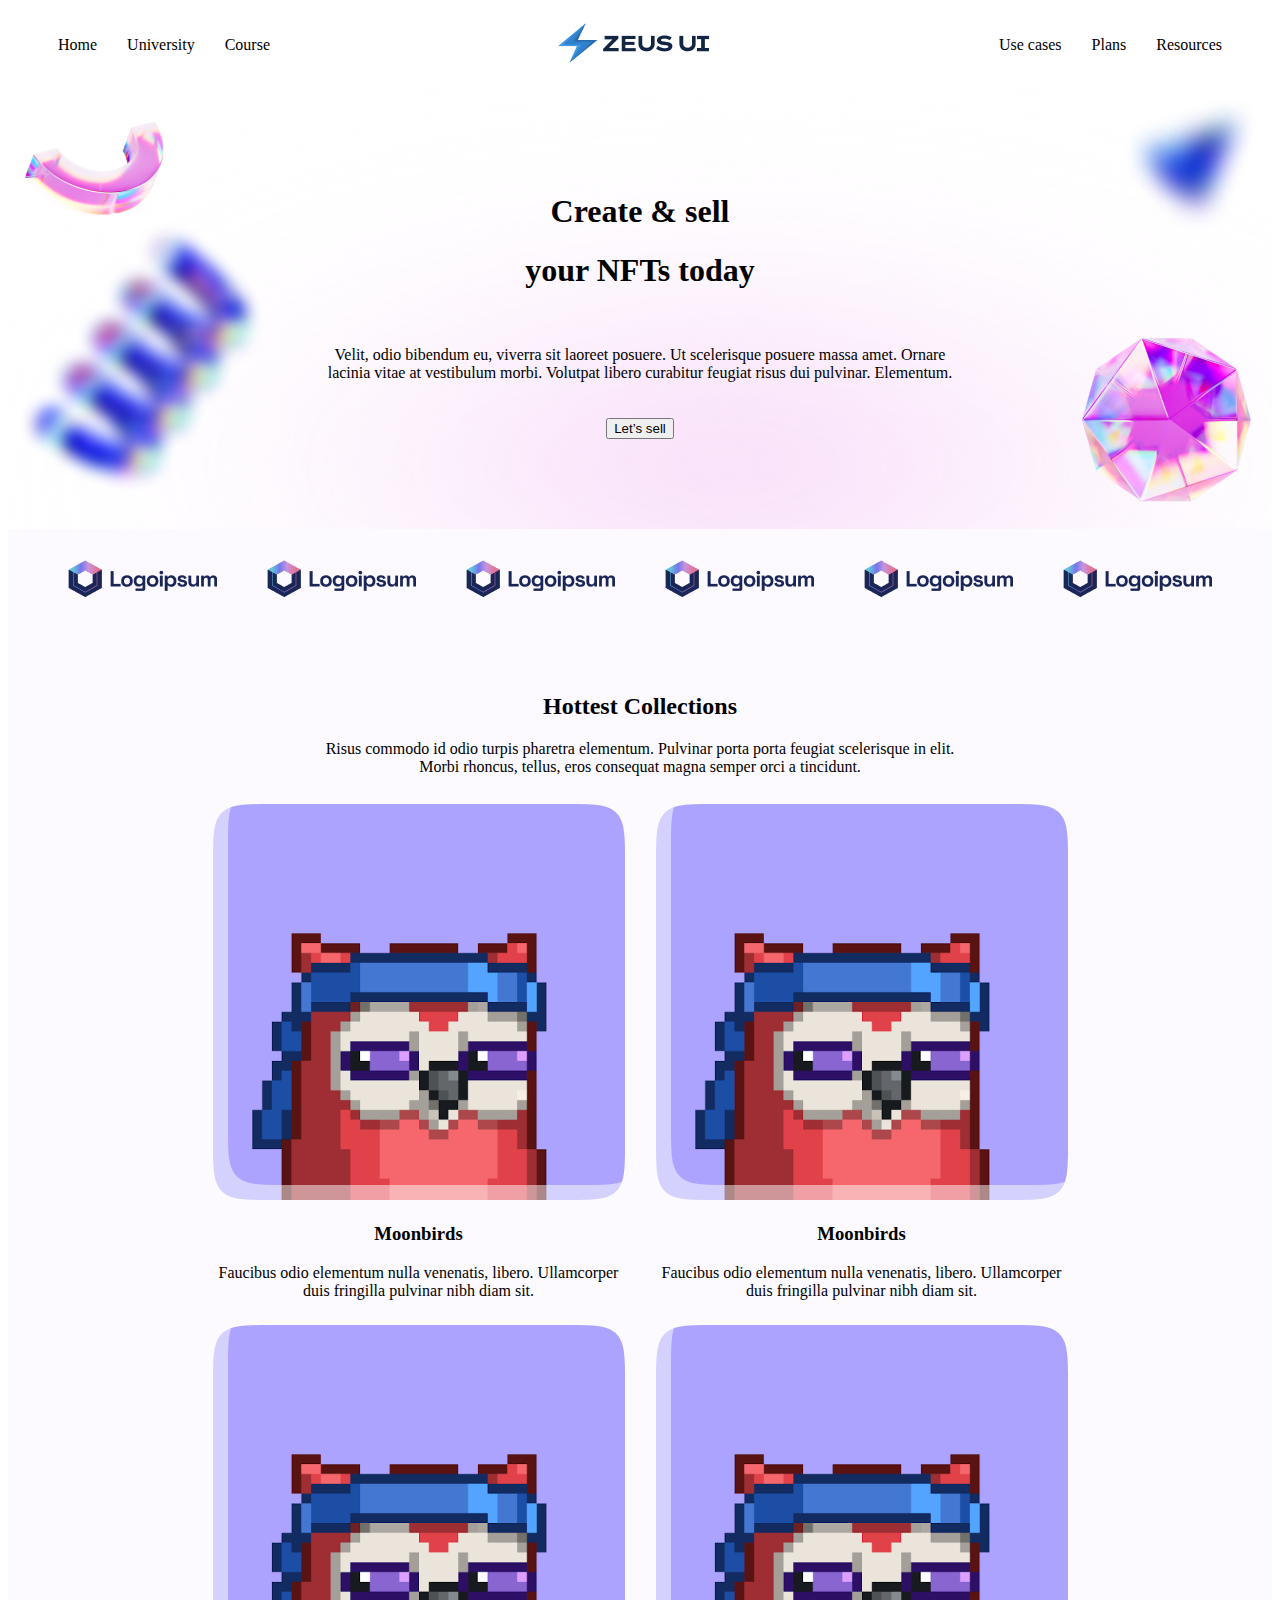
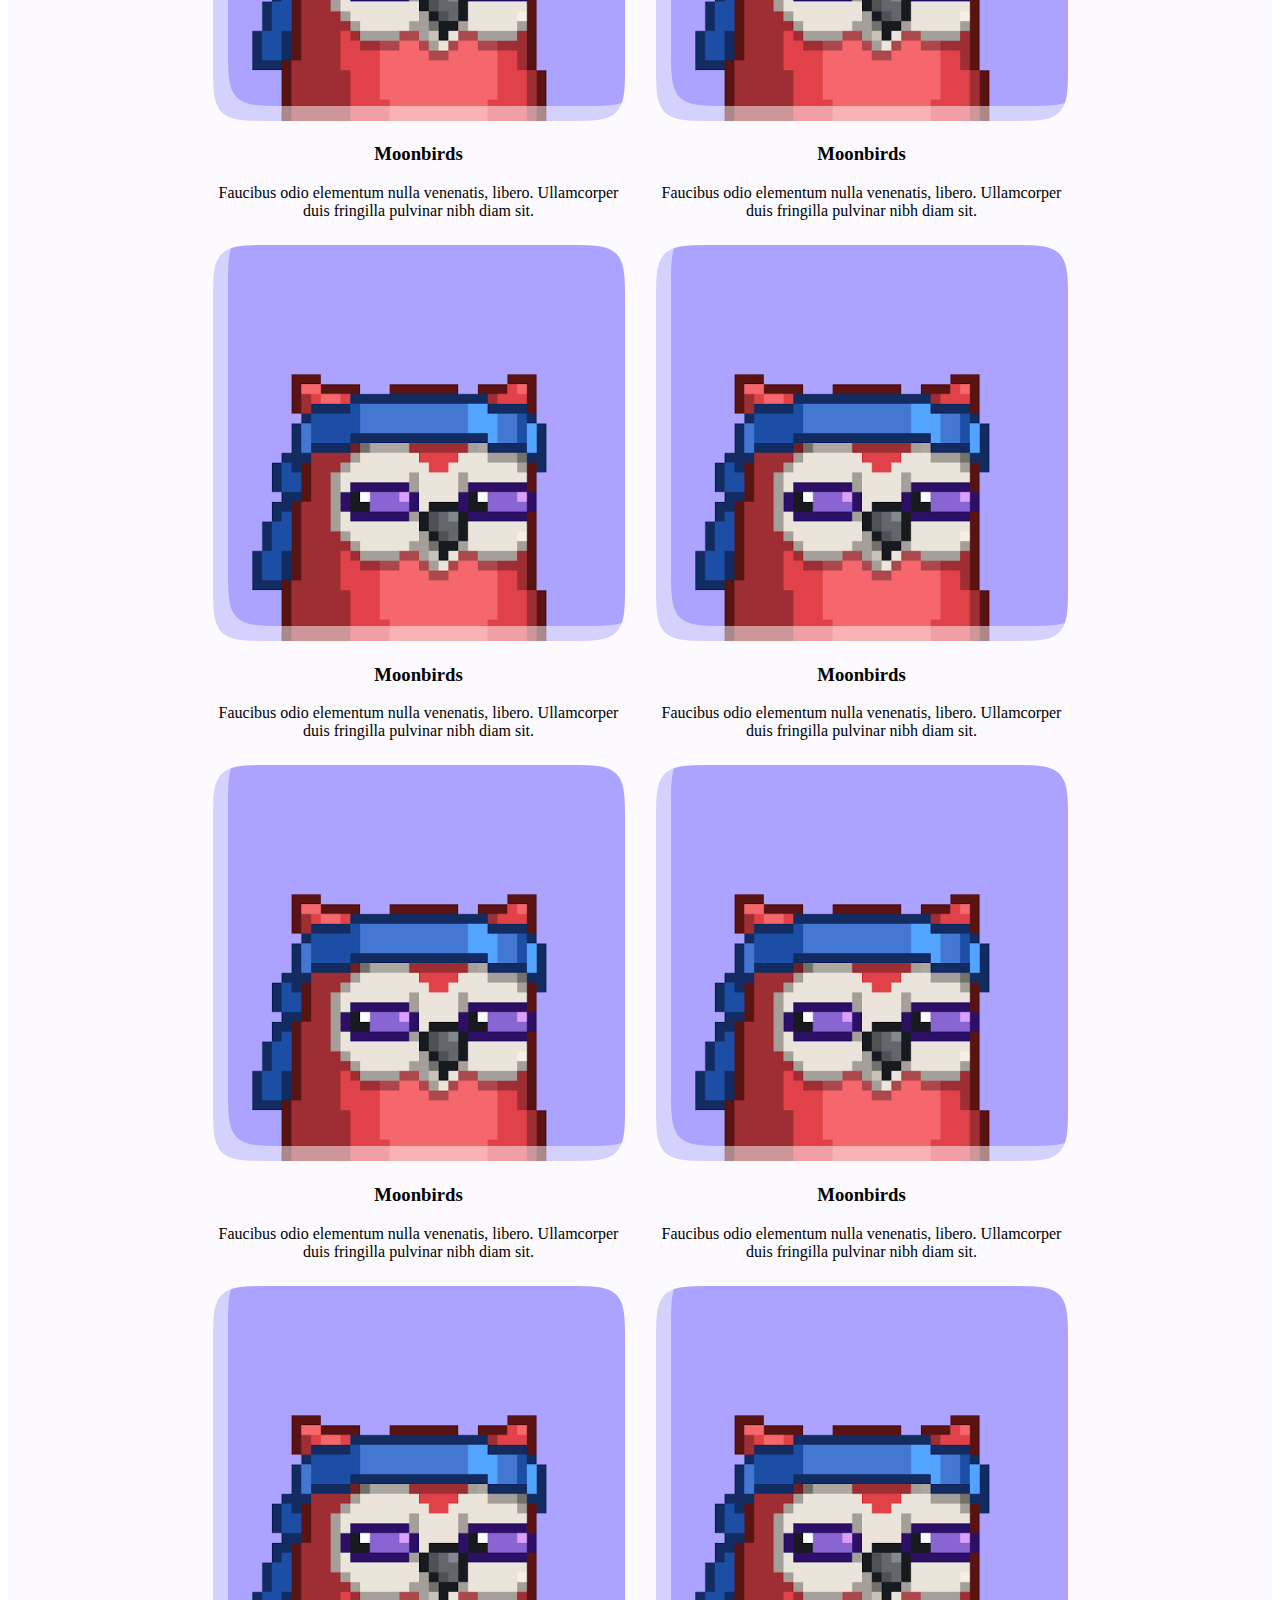
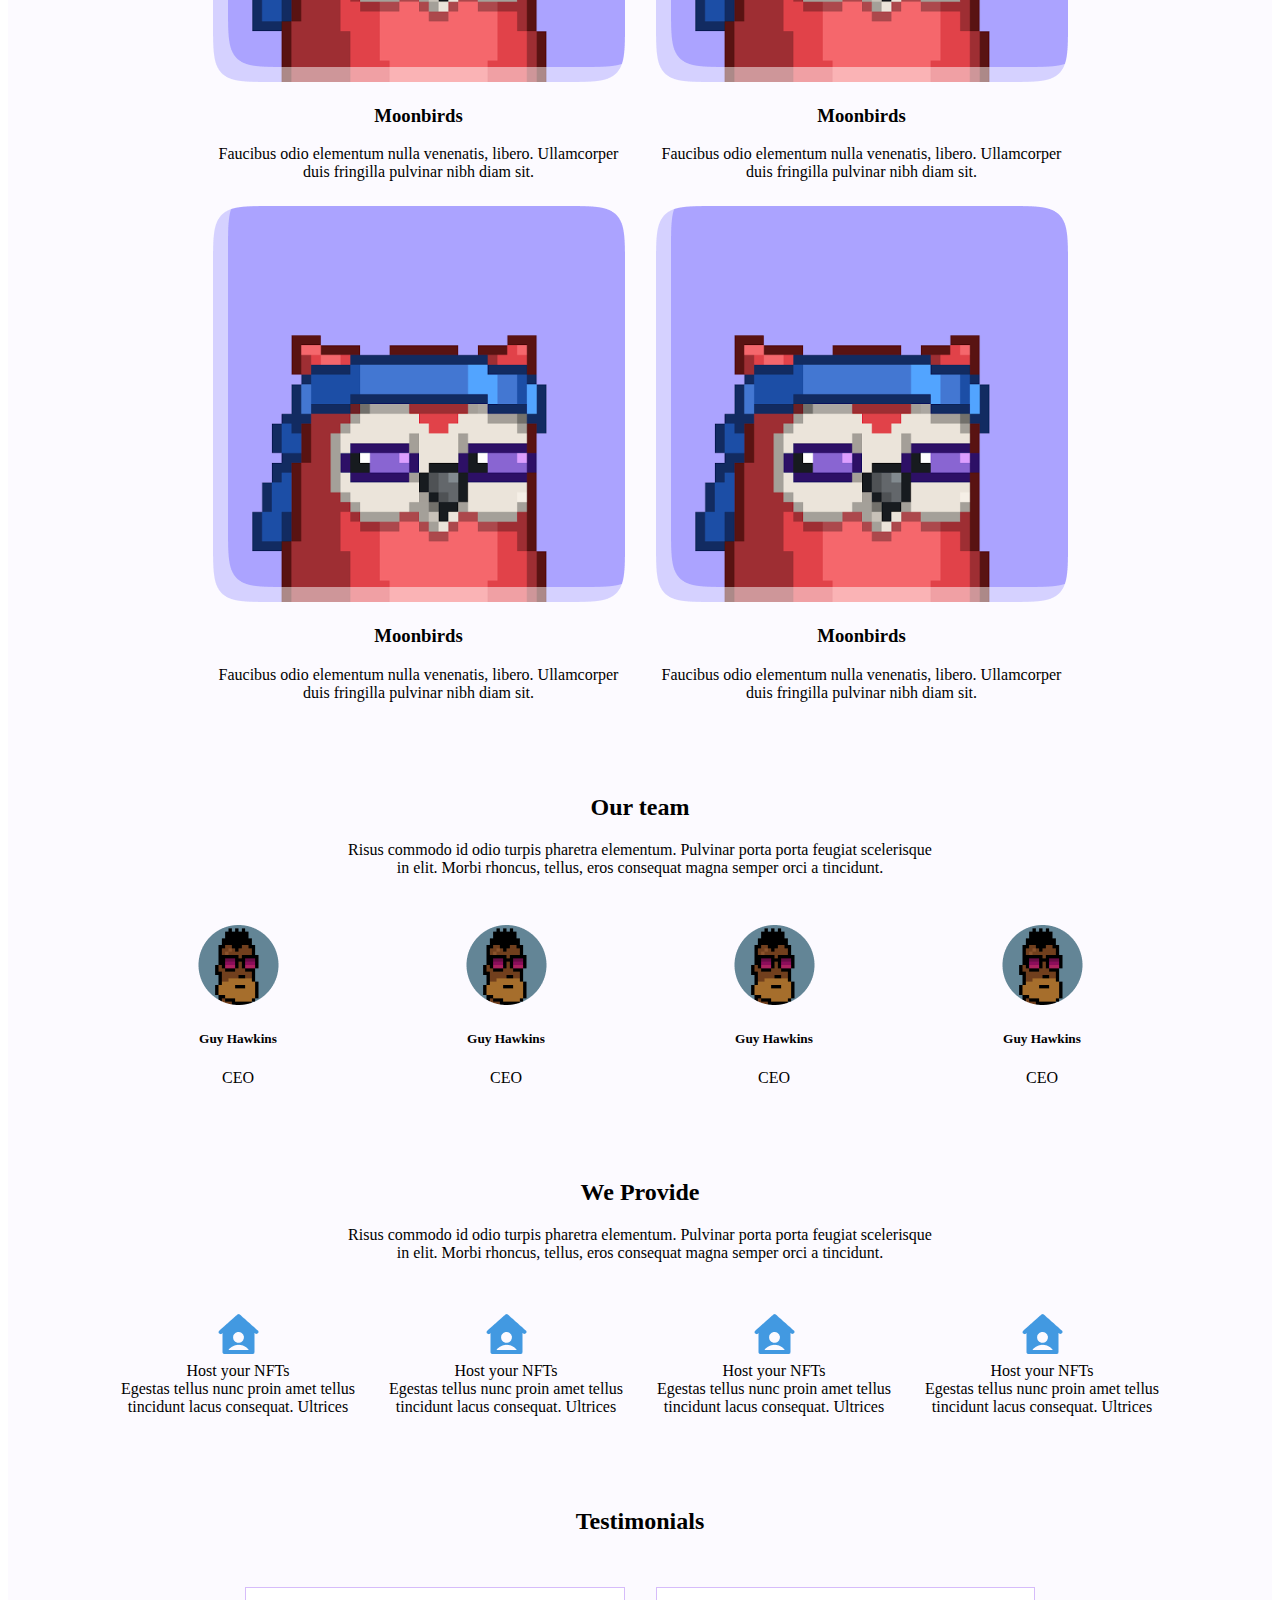
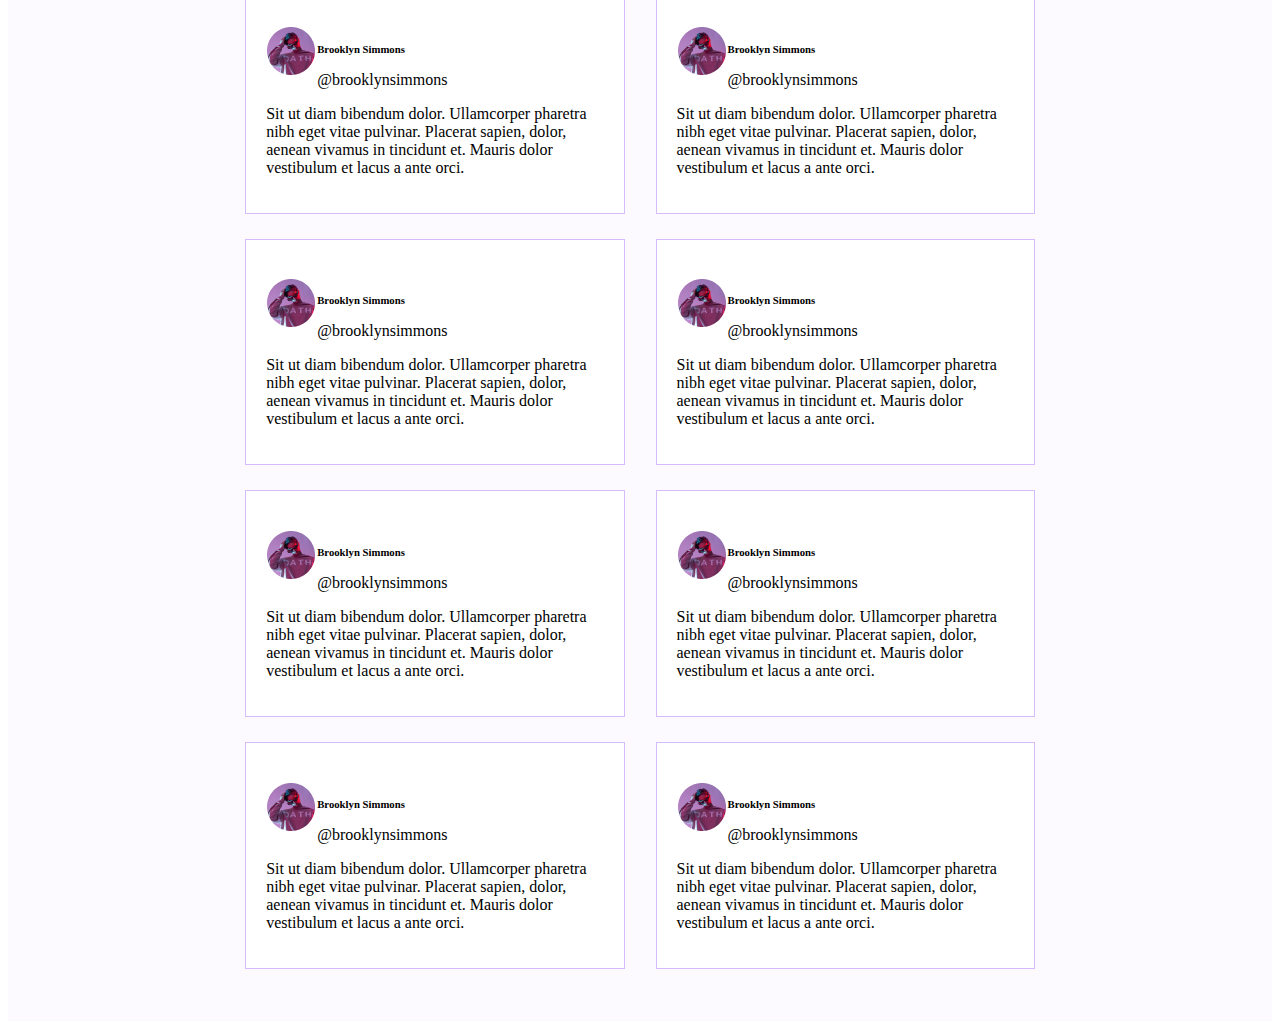
<file: 8_practices/index.html>
<!DOCTYPE html>
<html lang="en">
<head>
    <meta charset="UTF-8">
    <meta http-equiv="X-UA-Compatible" content="IE=edge">
    <meta name="viewport" content="width=device-width, initial-scale=1.0">
    <title>Document</title>

    <link rel="stylesheet" href="https://cdn.jsdelivr.net/npm/bootstrap@4.6.2/dist/css/bootstrap.min.css" integrity="sha384-xOolHFLEh07PJGoPkLv1IbcEPTNtaed2xpHsD9ESMhqIYd0nLMwNLD69Npy4HI+N" crossorigin="anonymous">
    <script src="https://ajax.googleapis.com/ajax/libs/jquery/3.6.1/jquery.min.js"></script>
    <link rel="stylesheet" href="https://cdnjs.cloudflare.com/ajax/libs/font-awesome/6.2.1/css/all.min.css" integrity="sha512-MV7K8+y+gLIBoVD59lQIYicR65iaqukzvf/nwasF0nqhPay5w/9lJmVM2hMDcnK1OnMGCdVK+iQrJ7lzPJQd1w==" crossorigin="anonymous" referrerpolicy="no-referrer" />

    <link rel="stylesheet" href="style.css">
    <link rel="stylesheet" href="./media.css">
</head>
<body>
    

    <header>
        <nav class="navigation">

            <div class="mobile">
                <i id="menu" class=" fa-solid fa-bars" ></i>
            </div>

            <ul class="navlist1">
                <li class="links"><a href="#">Home</a></li>
                <li class="links"><a href="#">University</a></li>
                <li class="links"><a href="#">Course</a></li>
            </ul>

            <div class="logo">
                <img src="./image/Logo.png" alt="">
            </div>

            <ul class="navlist2">
                <li class="links"><a href="#">Use cases</a></li>
                <li class="links"><a href="#">Plans</a></li>
                <li class="links"><a href="#">Resources</a></li>
            </ul>

            <div class="mobile">
                
            </div>

            <ul class="mobile navlist3">
                <div class="closeMenuDiv">
                    <img id="closeMenu" src="./image/cancel.png" alt="">
                </div>

                <div class="logo">
                    <img src="./image/Logo.png" alt="">
                </div>

                <li class="links"><a href="#">Home</a></li>
                <li class="links"><a href="#">University</a></li>
                <li class="links"><a href="#">Course</a></li>
                <li class="links"><a href="#">Use cases</a></li>
                <li class="links"><a href="#">Plans</a></li>
                <li class="links"><a href="#">Resources</a></li>
            </ul>

        </nav>
    </header>


    <section class="heroSection">
        <div class="content">
            <h1>Create & sell </h1>
            <h1>your NFTs today </h1>
        </div>
        <p class="content">Velit, odio bibendum eu, viverra sit laoreet posuere. Ut scelerisque posuere massa amet. Ornare <br> lacinia vitae at vestibulum morbi. Volutpat libero curabitur feugiat risus dui pulvinar. Elementum.</p>
        <div>
            <button class="btn btn-dark">Let’s sell</button>
        </div>

        <div class="hero1">
            <img src="./image/Background shape (4).png" alt="">
        </div>
        <div class="hero2">
            <img src="./image/Background shape (2).png" alt="">
        </div>
        <div class="hero3">
            <img src="./image/Background shape.png" alt="">
        </div>
        <div class="hero4">
            <img src="./image/Background shape (1).png" alt="">

        </div>

    </section>


    <section class="logoSection">
        <div class="logo1"><img src="./image/28.png" alt=""></div>
        <div class="logo1"><img src="./image/28.png" alt=""></div>
        <div class="logo1"><img src="./image/28.png" alt=""></div>
        <div class="logo1"><img src="./image/28.png" alt=""></div>
        <div class="logo1"><img src="./image/28.png" alt=""></div>
        <div class="logo1"><img src="./image/28.png" alt=""></div>
    </section>


    <section class="collectionSection">

        <div class="textContent">
            <h2>Hottest Collections</h2>
            <p>Risus commodo id odio turpis pharetra elementum. Pulvinar porta porta feugiat scelerisque in elit. <br>  Morbi rhoncus, tellus, eros consequat magna semper orci a tincidunt. </p>
        </div>

        <div class="cardCollection">

            <div class="singleCard">
                <div><img src="./image/Image.png" alt=""></div>
                <h3>Moonbirds</h3>
                <div>Faucibus odio elementum nulla venenatis, libero. Ullamcorper duis fringilla pulvinar nibh diam sit.</div>
            </div>
            <div class="singleCard">
                <div><img src="./image/Image.png" alt=""></div>
                <h3>Moonbirds</h3>
                <div>Faucibus odio elementum nulla venenatis, libero. Ullamcorper duis fringilla pulvinar nibh diam sit.</div>
            </div>
            <div class="singleCard">
                <div><img src="./image/Image.png" alt=""></div>
                <h3>Moonbirds</h3>
                <div>Faucibus odio elementum nulla venenatis, libero. Ullamcorper duis fringilla pulvinar nibh diam sit.</div>
            </div>
            <div class="singleCard">
                <div><img src="./image/Image.png" alt=""></div>
                <h3>Moonbirds</h3>
                <div>Faucibus odio elementum nulla venenatis, libero. Ullamcorper duis fringilla pulvinar nibh diam sit.</div>
            </div>
            <div class="singleCard">
                <div><img src="./image/Image.png" alt=""></div>
                <h3>Moonbirds</h3>
                <div>Faucibus odio elementum nulla venenatis, libero. Ullamcorper duis fringilla pulvinar nibh diam sit.</div>
            </div>
            <div class="singleCard">
                <div><img src="./image/Image.png" alt=""></div>
                <h3>Moonbirds</h3>
                <div>Faucibus odio elementum nulla venenatis, libero. Ullamcorper duis fringilla pulvinar nibh diam sit.</div>
            </div>
            <div class="singleCard">
                <div><img src="./image/Image.png" alt=""></div>
                <h3>Moonbirds</h3>
                <div>Faucibus odio elementum nulla venenatis, libero. Ullamcorper duis fringilla pulvinar nibh diam sit.</div>
            </div>
            <div class="singleCard">
                <div><img src="./image/Image.png" alt=""></div>
                <h3>Moonbirds</h3>
                <div>Faucibus odio elementum nulla venenatis, libero. Ullamcorper duis fringilla pulvinar nibh diam sit.</div>
            </div>
            <div class="singleCard">
                <div><img src="./image/Image.png" alt=""></div>
                <h3>Moonbirds</h3>
                <div>Faucibus odio elementum nulla venenatis, libero. Ullamcorper duis fringilla pulvinar nibh diam sit.</div>
            </div>
            <div class="singleCard">
                <div><img src="./image/Image.png" alt=""></div>
                <h3>Moonbirds</h3>
                <div>Faucibus odio elementum nulla venenatis, libero. Ullamcorper duis fringilla pulvinar nibh diam sit.</div>
            </div>
            <div class="singleCard">
                <div><img src="./image/Image.png" alt=""></div>
                <h3>Moonbirds</h3>
                <div>Faucibus odio elementum nulla venenatis, libero. Ullamcorper duis fringilla pulvinar nibh diam sit.</div>
            </div>
            <div class="singleCard">
                <div><img src="./image/Image.png" alt=""></div>
                <h3>Moonbirds</h3>
                <div>Faucibus odio elementum nulla venenatis, libero. Ullamcorper duis fringilla pulvinar nibh diam sit.</div>
            </div>
          

        </div>

    </section>


    <section class="teamSection">
        <div>
            <h2> Our team</h2>
            <p>Risus commodo id odio turpis pharetra elementum. Pulvinar porta porta feugiat scelerisque <br> in elit. Morbi rhoncus, tellus, eros consequat magna semper orci a tincidunt. </p>
        </div>

        <div class="smallCards">
            <div class="singleCard">
                <div><img src="./image/user.png" alt=""></div>
                <h5>Guy Hawkins</h5>
                <div>CEO</div>
            </div>
            <div class="singleCard">
                <div><img src="./image/user.png" alt=""></div>
                <h5>Guy Hawkins</h5>
                <div>CEO</div>
            </div>
            <div class="singleCard">
                <div><img src="./image/user.png" alt=""></div>
                <h5>Guy Hawkins</h5>
                <div>CEO</div>
            </div>
            <div class="singleCard">
                <div><img src="./image/user.png" alt=""></div>
                <h5>Guy Hawkins</h5>
                <div>CEO</div>
            </div>
        </div>

    </section>


    <section class="teamSection">
        <div>
            <h2> We Provide</h2>
            <p>Risus commodo id odio turpis pharetra elementum. Pulvinar porta porta feugiat scelerisque <br> in elit. Morbi rhoncus, tellus, eros consequat magna semper orci a tincidunt. </p>
        </div>

        <div class="smallCards">
            <div class="singleCard">
                <div><img src="./image/Image Wrapper.png" alt=""></div>
                <div>Host your NFTs</div>
                <div>Egestas tellus nunc proin amet tellus tincidunt lacus consequat. Ultrices</div>
            </div>
            <div class="singleCard">
                <div><img src="./image/Image Wrapper.png" alt=""></div>
                <div>Host your NFTs</div>
                <div>Egestas tellus nunc proin amet tellus tincidunt lacus consequat. Ultrices</div>
            </div>
            <div class="singleCard">
                <div><img src="./image/Image Wrapper.png" alt=""></div>
                <div>Host your NFTs</div>
                <div>Egestas tellus nunc proin amet tellus tincidunt lacus consequat. Ultrices</div>
            </div>
            <div class="singleCard">
                <div><img src="./image/Image Wrapper.png" alt=""></div>
                <div>Host your NFTs</div>
                <div>Egestas tellus nunc proin amet tellus tincidunt lacus consequat. Ultrices</div>
            </div>
        </div>

    </section>


    <section class="testimonialSection">
        <div class="testimoText">
            <h2>Testimonials</h2>
        </div>

        <div class="grp">
            <div class="oneCard">
                <div class="userInfo">
                    <div class="userImage"><img src="./image/_Master-Avatar.png" alt=""></div>
                    <div class="userName">
                        <h6>Brooklyn Simmons</h6>
                        <p>@brooklynsimmons</p>
                    </div>
                </div>
                <div class="userDetails">
                    <p>Sit ut diam bibendum dolor. Ullamcorper pharetra nibh eget vitae pulvinar. Placerat sapien, dolor, aenean vivamus in tincidunt et. Mauris dolor vestibulum et lacus a ante orci.</p>
                </div>
            </div>
            <div class="oneCard">
                <div class="userInfo">
                    <div class="userImage"><img src="./image/_Master-Avatar.png" alt=""></div>
                    <div class="userName">
                        <h6>Brooklyn Simmons</h6>
                        <p>@brooklynsimmons</p>
                    </div>
                </div>
                <div class="userDetails">
                    <p>Sit ut diam bibendum dolor. Ullamcorper pharetra nibh eget vitae pulvinar. Placerat sapien, dolor, aenean vivamus in tincidunt et. Mauris dolor vestibulum et lacus a ante orci.</p>
                </div>
            </div>
            <div class="oneCard">
                <div class="userInfo">
                    <div class="userImage"><img src="./image/_Master-Avatar.png" alt=""></div>
                    <div class="userName">
                        <h6>Brooklyn Simmons</h6>
                        <p>@brooklynsimmons</p>
                    </div>
                </div>
                <div class="userDetails">
                    <p>Sit ut diam bibendum dolor. Ullamcorper pharetra nibh eget vitae pulvinar. Placerat sapien, dolor, aenean vivamus in tincidunt et. Mauris dolor vestibulum et lacus a ante orci.</p>
                </div>
            </div>
            <div class="oneCard">
                <div class="userInfo">
                    <div class="userImage"><img src="./image/_Master-Avatar.png" alt=""></div>
                    <div class="userName">
                        <h6>Brooklyn Simmons</h6>
                        <p>@brooklynsimmons</p>
                    </div>
                </div>
                <div class="userDetails">
                    <p>Sit ut diam bibendum dolor. Ullamcorper pharetra nibh eget vitae pulvinar. Placerat sapien, dolor, aenean vivamus in tincidunt et. Mauris dolor vestibulum et lacus a ante orci.</p>
                </div>
            </div>
            <div class="oneCard">
                <div class="userInfo">
                    <div class="userImage"><img src="./image/_Master-Avatar.png" alt=""></div>
                    <div class="userName">
                        <h6>Brooklyn Simmons</h6>
                        <p>@brooklynsimmons</p>
                    </div>
                </div>
                <div class="userDetails">
                    <p>Sit ut diam bibendum dolor. Ullamcorper pharetra nibh eget vitae pulvinar. Placerat sapien, dolor, aenean vivamus in tincidunt et. Mauris dolor vestibulum et lacus a ante orci.</p>
                </div>
            </div>
            <div class="oneCard">
                <div class="userInfo">
                    <div class="userImage"><img src="./image/_Master-Avatar.png" alt=""></div>
                    <div class="userName">
                        <h6>Brooklyn Simmons</h6>
                        <p>@brooklynsimmons</p>
                    </div>
                </div>
                <div class="userDetails">
                    <p>Sit ut diam bibendum dolor. Ullamcorper pharetra nibh eget vitae pulvinar. Placerat sapien, dolor, aenean vivamus in tincidunt et. Mauris dolor vestibulum et lacus a ante orci.</p>
                </div>
            </div>
            <div class="oneCard">
                <div class="userInfo">
                    <div class="userImage"><img src="./image/_Master-Avatar.png" alt=""></div>
                    <div class="userName">
                        <h6>Brooklyn Simmons</h6>
                        <p>@brooklynsimmons</p>
                    </div>
                </div>
                <div class="userDetails">
                    <p>Sit ut diam bibendum dolor. Ullamcorper pharetra nibh eget vitae pulvinar. Placerat sapien, dolor, aenean vivamus in tincidunt et. Mauris dolor vestibulum et lacus a ante orci.</p>
                </div>
            </div>
            <div class="oneCard">
                <div class="userInfo">
                    <div class="userImage"><img src="./image/_Master-Avatar.png" alt=""></div>
                    <div class="userName">
                        <h6>Brooklyn Simmons</h6>
                        <p>@brooklynsimmons</p>
                    </div>
                </div>
                <div class="userDetails">
                    <p>Sit ut diam bibendum dolor. Ullamcorper pharetra nibh eget vitae pulvinar. Placerat sapien, dolor, aenean vivamus in tincidunt et. Mauris dolor vestibulum et lacus a ante orci.</p>
                </div>
            </div>
        </div>

    </section>



    <script src="https://cdn.jsdelivr.net/npm/jquery@3.5.1/dist/jquery.slim.min.js" integrity="sha384-DfXdz2htPH0lsSSs5nCTpuj/zy4C+OGpamoFVy38MVBnE+IbbVYUew+OrCXaRkfj" crossorigin="anonymous"></script>
    <script src="https://cdn.jsdelivr.net/npm/bootstrap@4.6.2/dist/js/bootstrap.bundle.min.js" integrity="sha384-Fy6S3B9q64WdZWQUiU+q4/2Lc9npb8tCaSX9FK7E8HnRr0Jz8D6OP9dO5Vg3Q9ct" crossorigin="anonymous"></script>


    <script>
        $(document).ready(function(){
            $("#menu").click(function(){
                $(".navlist3").addClass('active');
            });
            $("#closeMenu").click(function(){
                $(".navlist3").removeClass('active');
            });
            $(".links").click(function(){
                $(".navList").removeClass('active');
            });
        });

    </script>

</body>
</html>
</file>
<file: 2_practices/style.css>
*{
    box-sizing: border-box;
    padding: 0;
    margin: 0;
}

a{
    text-decoration: none;
}

ul{
    list-style: none;

}


.active{
    color: #fc036b !important;
    text-decoration: underline;
    font-weight: bold;
}




/* Navbar */

.navbar{
    display: flex;
    position: absolute;
    left:0;
    top: 0;
    width: 100%;
    justify-content:space-between;
    padding: 20px;
    color: whitesmoke ;

}


.nav-links{
    display: flex;
    align-items: center;
}

.nav-links li{
    margin: 0px 20px;
    
}
.nav-links li a{
    color: whitesmoke;
}






header{
    width: 100vw;
    height: 100vh;
    background-image: url('./image/bg.jpeg');
    background-position: bottom;
    background-size: cover;
    display: flex;
    align-items: flex-end;
    justify-content: center;    
}


.header-content{
    margin-bottom: 150px;
    color: whitesmoke;
    text-align: center;   
}

.header-content h2{
    font-size: 4vmin;
}

.line{
    width: 150px;
    height: 4px;
    background-color: #fc036b;
    margin: 10px auto;
    border-radius: 5px;
}


.header-content h1{
    /* alway use vmin for responsive  big small screen text size*/
    font-size: 7vmin;  
    margin-top: 50px;
    margin-bottom: 30px;
}

.ctn{
    padding: 8px 15px;
    background-color: #fc036b;
    border-radius: 30px;
    color: whitesmoke;
}

.menu-btn{
    position: absolute;
    top: 30px;
    right: 30px;
    width:40px;
    cursor: pointer;
    display: none !important;

}



/* Mobile */    

@media only screen and  (max-width:850px){
    .menu-btn{
        display: block !important;
    }
    
    .navbar{
        padding: 0px;
    }

    .logo{
        position:absolute;
        top: 30px;
        left: 30px;
    }

   
    .nav-links {
        flex-direction: column;
        width: 100%;
        height: 100vh;
        justify-content: center;
        background: #b53265;
        margin-top: -900px;
        transition: all 0.5s ease;
    }

    .mobile-menu{
        margin-top:0px;
        border-bottom-right-radius: 30%;
    }


    .nav-links li{
        margin: 30px auto;
    }
    
}
</file>
<file: 6_practices/style.css>
*{
    padding: 0 !important;
    margin: 0 !important;
    box-sizing: border-box;
    
    color: white !important;
    
}

/* utility */

body{
    position: relative;
    overflow-x: hidden !important;
    /* height: 100vh !important; */
    /* overflow-y: auto; */
    background-color: #2B2B2B !important;
    
}

h1,h2,h3,h4,h5,p{
    padding: 0 !important;
    margin: 0 !important;
}

a , li, ul{
    text-decoration: none !important;
    list-style: none;

}

.showdowHeader{
    box-shadow: 1px 2px red;
}

.btn{
    padding: 10px 20px !important;
    background-color: #A259FF !important;
}

.btn img{
    background-color: #A259FF !important;
}


.card{
    position: inherit;}

.relativePosition{
    position: relative;
}


/* Header */
header{
    position:sticky;
    top: 0;
    background-color: #2B2B2B !important;
}

.navbar{
    /* border: 1px solid white; */

   
}

.menu{
    display: none;
}

.showOption{
    display: block !important;
}

.hideOption{
    display: none !important;
}

.closeMenu{
    font-size: large;
}



/* Hero Section */

.heroSection{
    /* border: 2px solid wheat; */
    padding: 40px 100px !important;

}

.heroContent{
    padding-top: 50px !important;
    display: flex;
    flex-direction: column;
    gap: 30px;
}

.heroContent .AdditionalInfo{
    display: flex;
    gap: 30px;
}






.heroCard{
    display: flex;
    justify-content: center;

}
.heroCard .card{
    position: inherit;
    background-color:  #3B3B3B !important;
    border-radius: 20px !important; 
    width: 24rem;
}

.heroCard .card .card-body{

    background-color:  #3B3B3B !important;
    padding: 20px !important;
}

.heroCard .card .card-body .card-title { background-color:  #3B3B3B !important; }
.heroCard .card .card-body .card-text { background-color:  #3B3B3B !important;}





/* Trending Section  */

.trendingSection{
    /* border: 2px solid rgb(37, 255, 37); */
    padding: 40px 100px !important;
}

.trendingImages{
  
}



/* Creator  */

.creatorSection{
    /* border: 5px solid rgb(35, 48, 132); */
    padding: 40px 100px !important;
}

/* .allCreatorsCard .card .card-body .cardImage .card-img-top{ background-color: #3B3B3B !important;}
.allCreatorsCard .card .card-body { background-color: #3B3B3B !important;}
.allCreatorsCard .card .card-body .card-title{ background-color: #3B3B3B !important;}
.allCreatorsCard .card .card-body .card-text{ background-color: #3B3B3B !important;} */

.allCreatorsCard .card{
    text-align: center;
    align-items: center;
    width: 15rem;
    padding: 20px !important;
    background-color: #3B3B3B !important;
    margin-top: 20px !important;
}
.allCreatorsCard .card .no{
    position: relative;
    top: -10px;
    right: 84px;
    padding: 5px 12px !important;
    border-radius: 50% ;
    background-color: #2B2B2B !important;
}

/* Category Section */
.categorySection{
    /* border: 5px solid rgb(180, 193, 61); */
    padding: 40px 100px !important;
}

.allCategoryCard .card{
    margin-top: 20px !important;
    border-radius:20px;
    background-color: #3B3B3B !important;
}
.allCategoryCard .card .card-body{
  padding: 10px !important;
}


/* Weekly */
.weeklySection{
    /* border: 5px solid rgb(180, 193, 61); */
    margin: 40px 100px !important;
    background-color: #3B3B3B !important;
}


.inputEmail{
    padding:9px !important;
    width: 270px;
}

.joinBtn{
    position: relative;
    right: 22px;
    bottom: 3px;
    border-radius: 20px;
    padding: 10px 30px !important;
}
</file>
<file: 6_practices/media.css>
@media screen and (max-width: 1000px) {
    .menu{
        display: block;
    }

    .navLinks{
        transition: all 0.5s ease;
        display: block!important;
        position:absolute;
        left: -4144px ;
        z-index: 1000000 !important;
        top: 65px;
        height: calc(100vh - 60px);
        width: 100%;
        overflow: hidden;
        padding: 70px 50px !important;
        display: flex !important;
        align-items: start !important;
        flex-direction: column !important;
        gap: 40px !important;
        background-color: #2B2B2B !important;
    }

    .navLinks.active{
        left: 0;
    }



    .trendingSection{
        padding: 20px 25px !important;
    }
    .trendingImages{
        flex-wrap: wrap !important;
    }
    .creatorSection{
        padding: 20px 15px !important;
    }
  

    .allCreatorsCard .card{
   
        width: 18rem;
        height: 100px;
        padding: 10px !important;
        background-color: #3B3B3B !important;
        margin-top: 20px !important;
        display: flex;
        flex-direction: row;



    }
    .allCreatorsCard .card .no{
       position: relative;
       top: -23px;
       right: -15px;
       padding: 5px 12px !important;
       border-radius: 50% ;
       background-color: #2B2B2B !important;
    }


    .categorySection{
        padding: 20px 15px !important;
    }

    .weeklySection{
        margin: 0px !important;
        background-color: #3B3B3B !important;
    }

}

@media screen and (max-width: 780px) {
    #heroFlex{
        flex-wrap:  wrap;
    }

    .heroSection{
        padding: 20px 25px !important;
    
    }

    
    .heroCard .card{
        margin-top: 20px !important;
        order: 1;
    }

    .heroContent .mainText{
       order: 2;
    }

    .heroContent .AdditionalInfo{
       order: 3;
    }
    
    
    .inputEmail{
        padding:9px !important;
        width: 170px;
    }

    .joinBtn{
        position: relative;
        right: 12px;
        bottom: 3px;
        border-radius: 20px;
        padding: 10px 20px !important;
    }
}

@media screen and (max-width: 480px) {
    .navbar{
        padding: 1rem 12px !important;
    }

    .heroCard .card{
        
        background-color:  #3B3B3B !important;
        border-radius: 20px !important; 
        width: auto;
    }

    .trendingImages{
        justify-content: center !important;
    }
    .allCreatorsCard {

        justify-content: center !important;


    }
    .allCategoryCard {
        justify-content: center !important;
    }

    .weeklyImage{
        width: 100%;
    }
}
</file>
<file: 7_practices/style.css>
*{
    margin: 0;
    padding: 0;
    box-sizing: border-box;
}

body{
    word-break: break-all;
    
}

ul{
    margin: 0;
    padding: 0;
}

a{
    text-decoration: none !important;
}
li{
    list-style: none;
}

.blueText{
 color: #4F9CF9 !important;
}


.mobile{
    display: none;
}


#menu{
    font-size: large;
    color: #4F9CF9;
}

.btn-primary{
    background-color: #4F9CF9;
}

#loginBtn{
    background-color: #FFE492 ;
    color: #043873;
}


.navbar{
    display: flex;
    align-items: center !important;
    text-align: center;
    align-content: center;
    padding: 20px 0px;
}

.navList{
    display: flex;
    gap: 20px;
    align-items: center !important;
    text-align: center;
    align-content: center;
}


/* HeroSection */

.heroSection{
    padding-top: 50px;
    display:flex;
    /* flex-wrap: wrap; */
}
.heroSection .contains{
    padding-top: 50px;
    color: #4F9CF9 !important;
}

/* workSection */

.workSection{
    padding-top: 50px;
    display:flex;
    /* flex-wrap: wrap; */
}
.workSection .contains{
    padding-left: 73px;
    padding-top: 50px;
    color: #4F9CF9 !important;
}



.footer{
    padding-top: 50px;
    padding-bottom: 50px;
    display: flex;
    justify-content: space-between;
    color: white;
}

.footer .contain{
    flex: 0 0 calc(100%/5 - 17px) ;
}


.bottomFooter{
    padding-top: 20px;
    padding-bottom: 20px;
    border-top: 1px solid #2E4E73;
    display: flex;
    justify-content: space-between;
}

.bottomFooter .footerList{
   
    display: flex;
    gap: 20px;

}

.mycontainer{
    background-color: #043873;
}

.container{
    max-width: 100% !important;
    padding: 10px 150px !important;
}
</file>
<file: 7_practices/media.css>
@media screen and (max-width: 1000px) {

    .mobile{
        display:block;
    }

    .container{
        /* padding: 0 !important; */
    }

    .navList{
        padding-top: 50px;
        display: flex;
        flex-direction: column;
        position:fixed ;
        top: 0px;
        left: -2001px !important;
        gap: 20px;
        justify-content: start;
        width: 100%;
        background-color: antiquewhite;
        height: 100vh;
        transition: all 0.5s ease;
    }

    .navList.active{
        left: -35px !important;
    }

    .navList li{
        
    }

    #closeMenu{
        position: absolute;
        right: 20px;
        top: 10px;
    }


    .heroSection{
        padding-top: 20px;
        display:flex;
        flex-wrap: wrap-reverse;
    }
    .heroSection .contains{
        padding-top: 20px;
        color: #4F9CF9 !important;
    }
    .workSection{
        padding-top: 20px;
        display:flex;
        flex-wrap: wrap;
    }
    .workSection .contains{
        padding-left: 0px;
        padding-top: 20px;
        color: #4F9CF9 !important;
    }


    .footer{
        flex-direction: column;
    }
    .bottomFooter{
        flex-direction: column;
    }
    .bottomFooter .footerList{
        flex-direction: column;
    }

    
.container{
    max-width: 100% !important;
    padding: 10px 20px !important;
}

}
</file>
<file: 8_practices/style.css>
ul, li, a{
    text-decoration: none !important;
    list-style: none ;
    padding: 0;
    margin: 0;
    color: black;
}


section{
    background-color: #FCFAFF;
}

.navigation{
    padding: 15px 50px;
    display: flex;
    justify-content: space-between;
    align-items: center;
    align-content: center;
    background-color: white;
}



.navlist1 , .navlist2{
    display: flex;
    gap: 30px;
}


.mobile{
    display: none;
}



.heroSection{
    background: url(./image/Background.png);
    text-align: center;
    display: flex;
    flex-direction: column;
    gap: 20px;
    padding: 90px 50px;
    /* height: 70vh; */
    position: relative;
    overflow-x: hidden;
}

.heroSection .content{
    z-index: 2;
}


.hero1{
    position: absolute;
    right: 0;
    top: 0;
}
.hero2{
    position: absolute;
    left: 0;
    top: 0;
}
.hero3{
    position: absolute;
    right: 0;
    bottom: 0;
}
.hero4{
    position: absolute;
    left: 0;
    bottom: 0;
}


/* logoSection */

.logoSection{
    display: flex;
    flex-direction: row;
    gap: 30px;
    flex-wrap: wrap;
    justify-content: space-around;
    padding: 30px 50px;
}



/* collectionSection */

.collectionSection {
    padding: 40px 20px;
}

.collectionSection .textContent{
    text-align: center;
}

.collectionSection .cardCollection{
    text-align: center;
    display: flex;
    flex-wrap: wrap;
    gap: 1px;
    justify-content: center;
}


.collectionSection .cardCollection .singleCard{
    flex: 0 0 calc(100%/3 - 64px) !important;
    margin: 12px 15px;
  
}
.collectionSection .cardCollection .singleCard img{
    /* height: 150px; */
    width: auto;
}



/* teamSection */

.teamSection{
    padding: 20px 20px;
    text-align: center;
}

.teamSection .smallCards{
    text-align: center;
    display: flex;
    flex-wrap: wrap;
    gap: 1px;
    padding: 20px 10px;
    justify-content: center;
}
.teamSection .smallCards .singleCard{
    flex: 0 0 calc(100%/4 - 64px) !important;
    margin: 12px 15px;
}



/* testimonialSection */

.testimonialSection{

    padding: 20px 20px;
    
}


.testimonialSection .testimoText{
    text-align: center;
}


.testimonialSection .grp{
  
    display: flex;
    flex-wrap: wrap;
    gap: 1px;
    padding: 20px 10px;
    justify-content: center;
}


.testimonialSection .grp .oneCard{ 
    flex: 0 0 calc(100%/3 - 64px) !important;
    margin: 12px 15px;
    border: 1px solid #D6BCFA;
    padding: 20px;
    background-color: white;
}

.testimonialSection .grp .oneCard .userInfo{ 
    display: flex;
    align-items: center;
    margin: 10px 1px;
    gap: 2px;
}
.testimonialSection .grp .oneCard .userInfo .userName h6{
    margin-bottom:0px!important;
} 
.testimonialSection .grp .oneCard .userInfo .userName p{
    margin-bottom:0px!important;
}
</file>
<file: 8_practices/media.css>
@media screen and (max-width: 1000px) {
    .mobile{
        display: block;
    }

    .navlist1 , .navlist2{
        display: none;
    }

    .navlist3{
        z-index: 10;
        display: flex;
        flex-direction: column;
        gap: 20px;
        top: 0;
        left: -1003px;
        position: fixed;
        background-color: antiquewhite;
        height: 100vh;
        width: 100%;
        padding: 25px 50px ;
        transition: all 0.6s ease;
    }

    .navlist3.active{
        left: 0;
    }

    .navlist3 .links{
        padding: 1px 30px;
    }

    #closeMenu{
        position: absolute;
        right: 5%;
    }



    .logoSection{
        display: flex;
        flex-direction: row !important;
        gap: 10px;
        flex-wrap: wrap;
        justify-content: space-around;
        padding: 30px 20px;
    }

}


@media screen and (max-width: 500px) {

    .navigation{
        padding: 15px 20px;
    }

    .hero1{
        position: absolute;
        right: -30px;
        top: 0;
    }
    .hero2{
        position: absolute;
        left: -30px;
        top: 0;
    }
    .hero3{
        position: absolute;
        right: -90px;
        bottom: 0;
    }
    .hero4{
        position: absolute;
        left: -120px;
        bottom: 0;
    }

    .collectionSection .cardCollection .singleCard{
        flex: 0 0 calc(100%/1 - 64px) !important;
        margin: 12px 15px;
      
    }

    .collectionSection .cardCollection .singleCard img{
        /* height: 150px; */
        width: 100%;
    }
    
}
</file>
